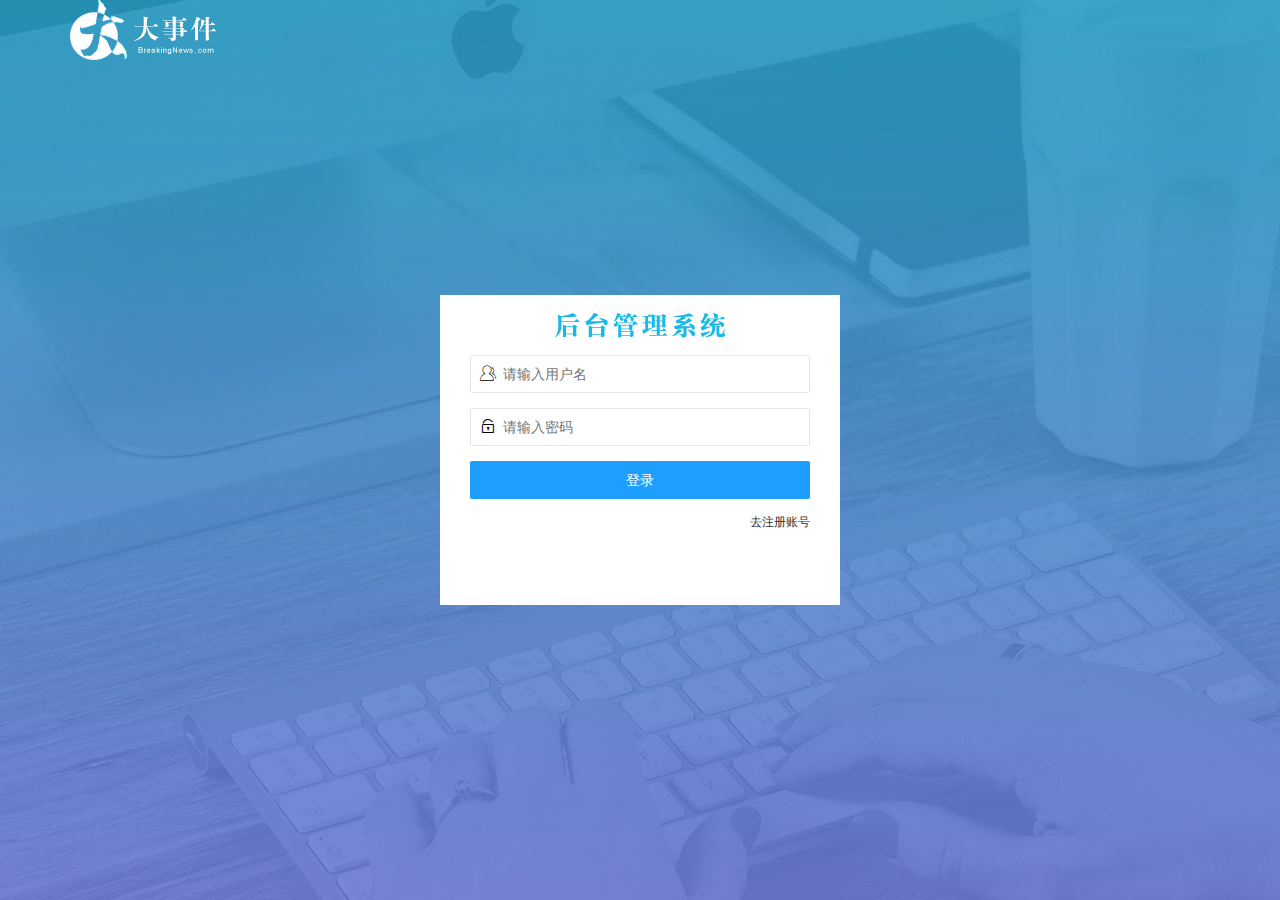
<file: login.html>
<!DOCTYPE html>
<html lang="cn">

<head>
    <meta charset="UTF-8">
    <meta http-equiv="X-UA-Compatible" content="IE=edge">
    <meta name="viewport" content="width=device-width, initial-scale=1.0">
    <title>大事件登录/注册</title>
    <link rel="stylesheet" href="/assets/lib/layui/css/layui.css" />
    <link rel="stylesheet" href="/assets/css/login.css" />

</head>

<body>
    <!-- 头部logo区域 -->
    <div class="layui-main">
        <img src="/assets//images/logo.png" alt="" />
    </div>

    <!-- 登录注册区域 -->
    <div class="loginAndRegBox">
        <div class="title-box"></div>
        <!-- 登录的div -->
        <div class="login-box">
            <!-- 登陆表单 -->
            <form class="layui-form" id="form_login">
                <!-- 用户名 -->
                <div class="layui-form-item">
                    <i class="layui-icon layui-icon-user"></i>
                    <input type="text" name="username" required lay-verify="required" placeholder="请输入用户名"
                        autocomplete="off" class="layui-input">
                </div>
                <!-- 密码 -->
                <div class="layui-form-item">
                    <i class="layui-icon layui-icon-password"></i>
                    <input type="password" name="password" required lay-verify="required | pwd" placeholder="请输入密码"
                        autocomplete="off" class="layui-input">
                </div>
                <div class="layui-form-item">
                    <button class="layui-btn layui-btn-fluid layui-btn layui-btn layui-btn-normal"
                        lay-submit>登录</button>

                </div>
                <div class="layui-form-item links">
                    <a href="javascript:;" id="link_reg">去注册账号</a>

                </div>
            </form>
        </div>
        <!-- 注册的div -->
        <div class="reg-box">
            <!-- 注册表单 -->
            <form class="layui-form" id="form_reg">
                <!-- 用户名 -->
                <div class="layui-form-item">
                    <i class="layui-icon layui-icon-user"></i>
                    <input type="text" name="username" required lay-verify="required" placeholder="请输入用户名"
                        autocomplete="off" class="layui-input">
                </div>
                <!-- 密码 -->
                <div class="layui-form-item">
                    <i class="layui-icon layui-icon-password"></i>
                    <input type="password" name="password" required lay-verify="required|pwd" placeholder="请输入密码"
                        autocomplete="off" class="layui-input">
                </div>
                <!-- 再次确认密码 -->
                <div class="layui-form-item">
                    <i class="layui-icon layui-icon-password"></i>
                    <input type="password" name="repassword" required lay-verify="required|pwd|repwd"
                        placeholder="再次确认密码" autocomplete="off" class="layui-input">
                </div>
                <div class="layui-form-item">
                    <button class="layui-btn layui-btn-fluid layui-btn layui-btn layui-btn-normal"
                        lay-submit>注册</button>

                </div>
                <div class="layui-form-item links">
                    <a href="javascript:;" id="link_login">去登录</a>

                </div>
            </form>

        </div>
    </div>
    <!-- 导入layui的js文件 -->
    <script src="/assets/lib/layui/layui.all.js"></script>
    <!-- 导入jquery -->
    <script src="/assets/lib/jquery.js"></script>
    <script src="/assets/js/baseAPI.js"></script>
    <script src="/assets/js/login.js"></script>
</body>

</html>
</file>
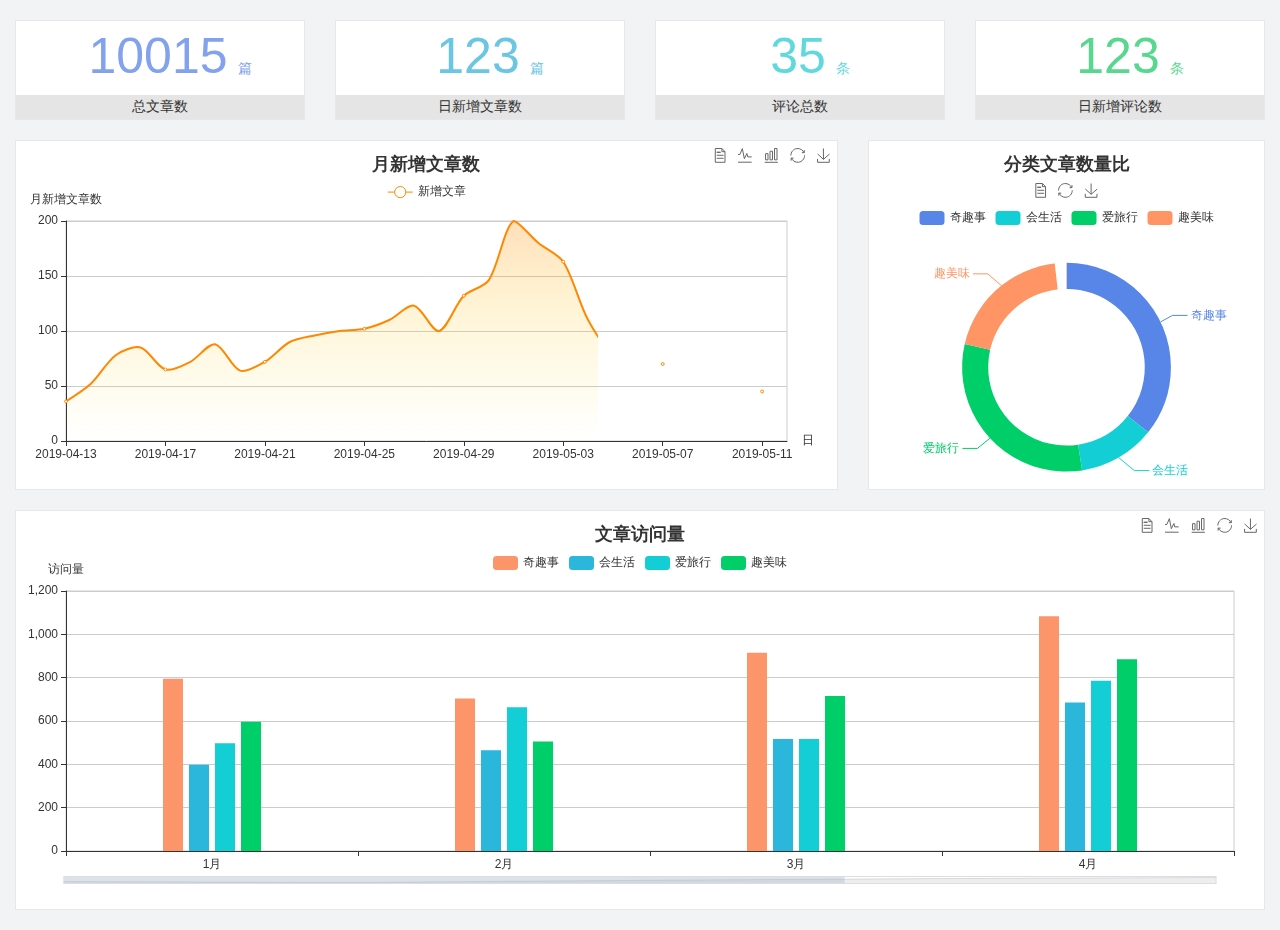
<file: home/dashboard.html>
<!DOCTYPE html>
<html lang="en">

<head>
  <meta charset="UTF-8">
  <meta name="viewport" content="width=device-width, initial-scale=1.0">
  <meta http-equiv="X-UA-Compatible" content="ie=edge">
  <title>图表统计</title>
  <link rel="stylesheet" href="../../assets/lib/bootstrap.css" />
  <link rel="stylesheet" href="../../assets/lib/main.css" />
  <script src="../../assets/lib/jquery.js"></script>
  <script type="text/javascript" src="../../assets/lib/echarts.min.js"></script>
</head>

<body>
  <div class="container-fluid">
    <div class="row spannel_list">
      <div class="col-sm-3 col-xs-6">
        <div class="spannel">
          <em>10015</em><span>篇</span>
          <b>总文章数</b>
        </div>
      </div>
      <div class="col-sm-3 col-xs-6">
        <div class="spannel scolor01">
          <em>123</em><span>篇</span>
          <b>日新增文章数</b>
        </div>
      </div>
      <div class="col-sm-3 col-xs-6">
        <div class="spannel scolor02">
          <em>35</em><span>条</span>
          <b>评论总数</b>
        </div>
      </div>
      <div class="col-sm-3 col-xs-6">
        <div class="spannel scolor03">
          <em>123</em><span>条</span>
          <b>日新增评论数</b>
        </div>
      </div>
    </div>
  </div>

  <div class="container-fluid">
    <div class="row curve-pie">
      <div class="col-lg-8 col-md-8">
        <div class="gragh_pannel" id="curve_show"></div>
      </div>
      <div class="col-lg-4 col-md-4">
        <div class="gragh_pannel" id="pie_show"></div>
      </div>
    </div>
  </div>

  <div class="container-fluid">
    <div class="column_pannel" id="column_show"></div>
  </div>

  <script>
    var oChart = echarts.init(document.getElementById('curve_show'));
    var aList_all = [
      { 'count': 36, 'date': '2019-04-13' },
      { 'count': 52, 'date': '2019-04-14' },
      { 'count': 78, 'date': '2019-04-15' },
      { 'count': 85, 'date': '2019-04-16' },
      { 'count': 65, 'date': '2019-04-17' },
      { 'count': 72, 'date': '2019-04-18' },
      { 'count': 88, 'date': '2019-04-19' },
      { 'count': 64, 'date': '2019-04-20' },
      { 'count': 72, 'date': '2019-04-21' },
      { 'count': 90, 'date': '2019-04-22' },
      { 'count': 96, 'date': '2019-04-23' },
      { 'count': 100, 'date': '2019-04-24' },
      { 'count': 102, 'date': '2019-04-25' },
      { 'count': 110, 'date': '2019-04-26' },
      { 'count': 123, 'date': '2019-04-27' },
      { 'count': 100, 'date': '2019-04-28' },
      { 'count': 132, 'date': '2019-04-29' },
      { 'count': 146, 'date': '2019-04-30' },
      { 'count': 200, 'date': '2019-05-01' },
      { 'count': 180, 'date': '2019-05-02' },
      { 'count': 163, 'date': '2019-05-03' },
      { 'count': 110, 'date': '2019-05-04' },
      { 'count': 80, 'date': '2019-05-05' },
      { 'count': 82, 'date': '2019-05-06' },
      { 'count': 70, 'date': '2019-05-07' },
      { 'count': 65, 'date': '2019-05-08' },
      { 'count': 54, 'date': '2019-05-09' },
      { 'count': 40, 'date': '2019-05-10' },
      { 'count': 45, 'date': '2019-05-11' },
      { 'count': 38, 'date': '2019-05-12' },
    ];

    let aCount = [];
    let aDate = [];

    for (var i = 0; i < aList_all.length; i++) {
      aCount.push(aList_all[i].count);
      aDate.push(aList_all[i].date);
    }

    var chartopt = {
      title: {
        text: '月新增文章数',
        left: 'center',
        top: '10'
      },
      tooltip: {
        trigger: 'axis'
      },
      legend: {
        data: ['新增文章'],
        top: '40'
      },
      toolbox: {
        show: true,
        feature: {
          mark: { show: true },
          dataView: { show: true, readOnly: false },
          magicType: { show: true, type: ['line', 'bar'] },
          restore: { show: true },
          saveAsImage: { show: true }
        }
      },
      calculable: true,
      xAxis: [
        {
          name: '日',
          type: 'category',
          boundaryGap: false,
          data: aDate
        }
      ],
      yAxis: [
        {
          name: '月新增文章数',
          type: 'value'
        }
      ],
      series: [
        {
          name: '新增文章',
          type: 'line',
          smooth: true,
          itemStyle: { normal: { areaStyle: { type: 'default' }, color: '#f80' }, lineStyle: { color: '#f80' } },
          data: aCount
        }],
      areaStyle: {
        normal: {
          color: new echarts.graphic.LinearGradient(0, 0, 0, 1, [{
            offset: 0,
            color: 'rgba(255,136,0,0.39)'
          }, {
            offset: .34,
            color: 'rgba(255,180,0,0.25)'
          }, {
            offset: 1,
            color: 'rgba(255,222,0,0.00)'
          }])

        }
      },
      grid: {
        show: true,
        x: 50,
        x2: 50,
        y: 80,
        height: 220
      }
    };

    oChart.setOption(chartopt);


    var oPie = echarts.init(document.getElementById('pie_show'));
    var oPieopt =
    {
      title: {
        top: 10,
        text: '分类文章数量比',
        x: 'center'
      },
      tooltip: {
        trigger: 'item',
        formatter: "{a} <br/>{b} : {c} ({d}%)"
      },
      color: ['#5885e8', '#13cfd5', '#00ce68', '#ff9565'],
      legend: {
        x: 'center',
        top: 65,
        data: ['奇趣事', '会生活', '爱旅行', '趣美味']
      },
      toolbox: {
        show: true,
        x: 'center',
        top: 35,
        feature: {
          mark: { show: true },
          dataView: { show: true, readOnly: false },
          magicType: {
            show: true,
            type: ['pie', 'funnel'],
            option: {
              funnel: {
                x: '25%',
                width: '50%',
                funnelAlign: 'left',
                max: 1548
              }
            }
          },
          restore: { show: true },
          saveAsImage: { show: true }
        }
      },
      calculable: true,
      series: [
        {
          name: '访问来源',
          type: 'pie',
          radius: ['45%', '60%'],
          center: ['50%', '65%'],
          data: [
            { value: 300, name: '奇趣事' },
            { value: 100, name: '会生活' },
            { value: 260, name: '爱旅行' },
            { value: 180, name: '趣美味' }
          ]
        }
      ]
    };
    oPie.setOption(oPieopt);



    var oColumn = this.echarts.init(document.getElementById('column_show'));
    var oColumnopt =
    {
      title: {
        text: '文章访问量',
        left: 'center',
        top: '10'
      },
      tooltip: {
        trigger: 'axis'
      },
      legend: {
        data: ['奇趣事', '会生活', '爱旅行', '趣美味'],
        top: '40'
      },
      toolbox: {
        show: true,
        feature: {
          mark: { show: true },
          dataView: { show: true, readOnly: false },
          magicType: { show: true, type: ['line', 'bar'] },
          restore: { show: true },
          saveAsImage: { show: true }
        }
      },
      calculable: true,
      xAxis: [
        {
          type: 'category',
          data: ['1月', '2月', '3月', '4月', '5月']
        }
      ],
      yAxis: [
        {
          name: '访问量',
          type: 'value'
        }
      ],
      series: [
        {
          name: '奇趣事',
          type: 'bar',
          barWidth: 20,
          itemStyle: {
            normal: { areaStyle: { type: 'default' }, color: '#fd956a' }
          },
          data: [800, 708, 920, 1090, 1200]
        },
        {
          name: '会生活',
          type: 'bar',
          barWidth: 20,
          itemStyle: {
            normal: { areaStyle: { type: 'default' }, color: '#2bb6db' }
          },
          data: [400, 468, 520, 690, 800]
        },
        {
          name: '爱旅行',
          type: 'bar',
          barWidth: 20,
          itemStyle: {
            normal: { areaStyle: { type: 'default' }, color: '#13cfd5' }
          },
          data: [500, 668, 520, 790, 900]
        },
        {
          name: '趣美味',
          type: 'bar',
          barWidth: 20,
          itemStyle: {
            normal: { areaStyle: { type: 'default' }, color: '#00ce68' }
          },
          data: [600, 508, 720, 890, 1000]
        }
      ],
      grid: {
        show: true,
        x: 50,
        x2: 30,
        y: 80,
        height: 260
      },
      dataZoom: [//给x轴设置滚动条
        {
          start: 0,//默认为0
          end: 100 - 1000 / 31,//默认为100
          type: 'slider',
          show: true,
          xAxisIndex: [0],
          handleSize: 0,//滑动条的 左右2个滑动条的大小
          height: 8,//组件高度
          left: 45, //左边的距离
          right: 50,//右边的距离
          bottom: 26,//右边的距离
          handleColor: '#ddd',//h滑动图标的颜色
          handleStyle: {
            borderColor: "#cacaca",
            borderWidth: "1",
            shadowBlur: 2,
            background: "#ddd",
            shadowColor: "#ddd",
          }
        }]
    };
    oColumn.setOption(oColumnopt);
  </script>
</body>

</html>
</file>
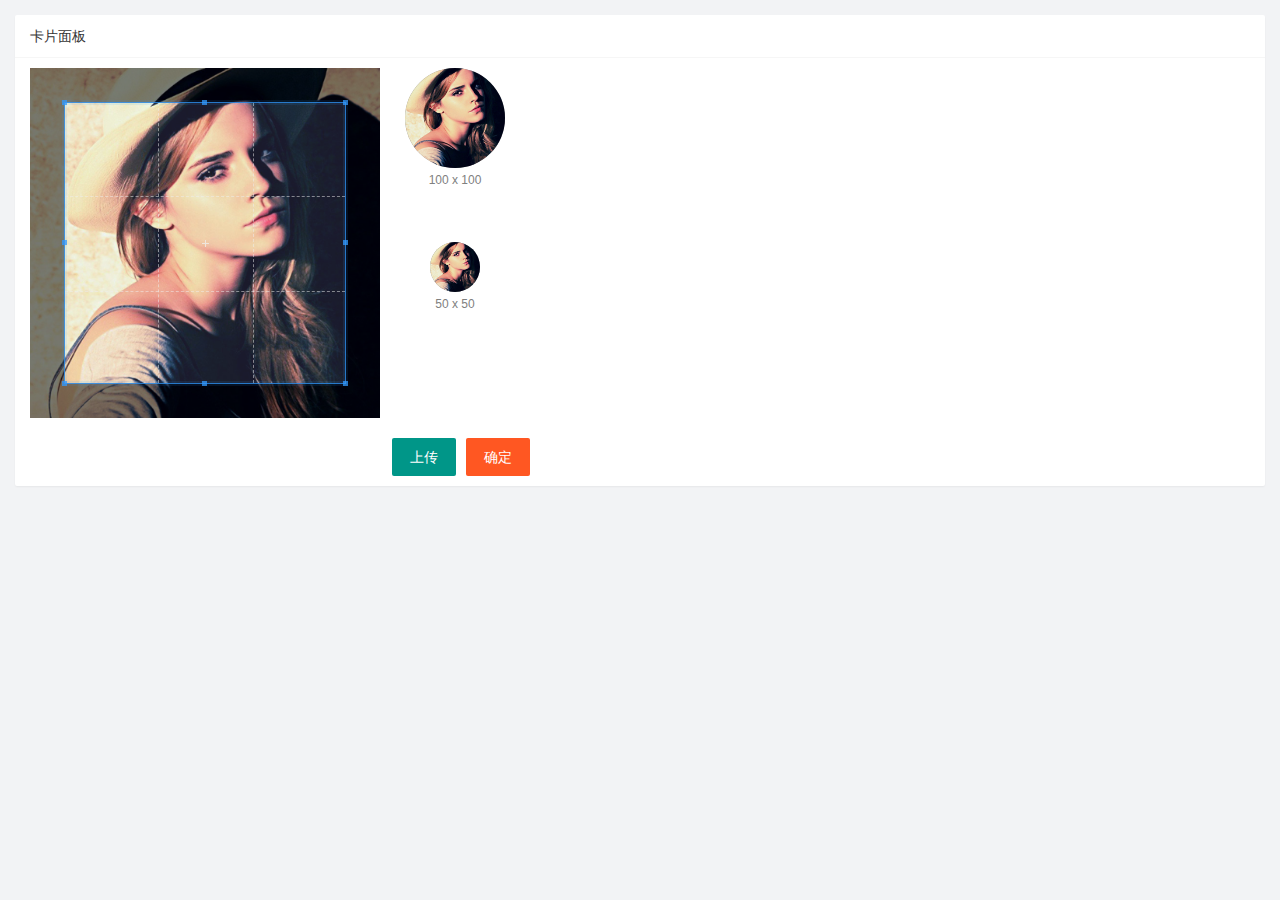
<file: user/user_avatar.html>
<!DOCTYPE html>
<html lang="en">

<head>
    <meta charset="UTF-8">
    <meta http-equiv="X-UA-Compatible" content="IE=edge">
    <meta name="viewport" content="width=device-width, initial-scale=1.0">
    <title>Document</title>
    <link rel="stylesheet" href="/assets/lib/layui/css/layui.css">
    <link rel="stylesheet" href="/assets/css/user/user_avatar.css">
    <link rel="stylesheet" href="/assets/lib/cropper/cropper.css" />

</head>

<body>
    <div class="layui-card">
        <div class="layui-card-header">卡片面板</div>
        <div class="layui-card-body">
            <!-- 第一行的图片裁剪和预览区域 -->
            <div class="row1">
                <!-- 图片裁剪区域 -->
                <div class="cropper-box">
                    <!-- 这个 img 标签很重要，将来会把它初始化为裁剪区域 -->
                    <img id="image" src="/assets/images/sample.jpg" />
                </div>
                <!-- 图片的预览区域 -->
                <div class="preview-box">
                    <div>
                        <!-- 宽高为 100px 的预览区域 -->
                        <div class="img-preview w100"></div>
                        <p class="size">100 x 100</p>
                    </div>
                    <div>
                        <!-- 宽高为 50px 的预览区域 -->
                        <div class="img-preview w50"></div>
                        <p class="size">50 x 50</p>
                    </div>
                </div>
            </div>

            <!-- 第二行的按钮区域 -->
            <div class="row2">
                <!-- accept控制上传图片类型 -->
                <input type="file" accept="image/png,image/jpg" id="file">
                <button type="button" class="layui-btn" id="btnChooseImage">上传</button>
                <button type="button" class="layui-btn layui-btn-danger" id="btnUpload">确定</button>
            </div>
        </div>
    </div>
    <script src="/assets/lib/layui/layui.all.js"></script>
    <script src="/assets/lib/jquery.js"></script>
    <script src="/assets/lib/cropper/Cropper.js"></script>
    <script src="/assets/lib/cropper/jquery-cropper.js"></script>
    <script src="/assets/js/baseAPI.js"></script>
    <script src="/assets/js/user/user_avatar.js"></script>
</body>

</html>
</file>
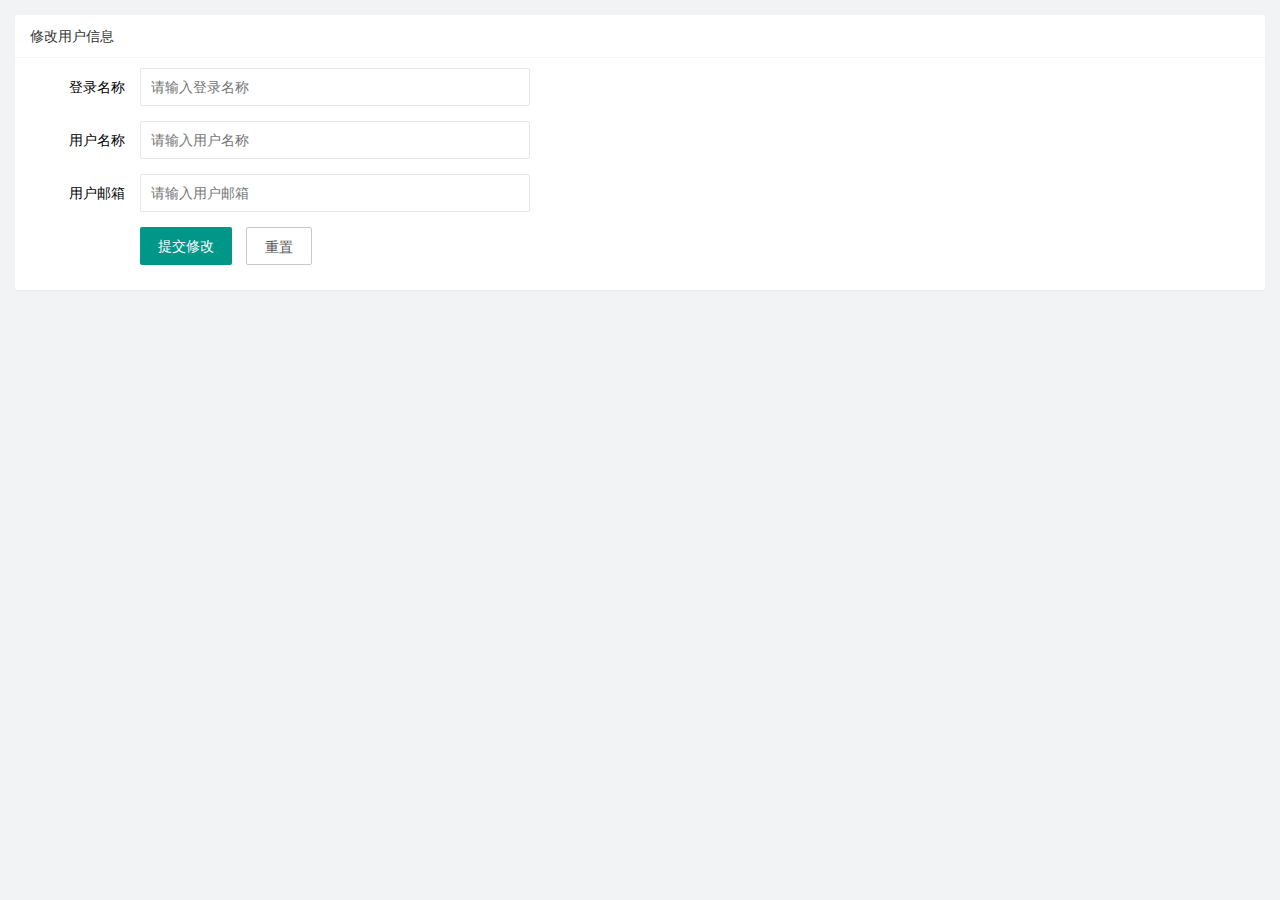
<file: user/user_info.html>
<!DOCTYPE html>
<html lang="en">

<head>
    <meta charset="UTF-8">
    <meta http-equiv="X-UA-Compatible" content="IE=edge">
    <meta name="viewport" content="width=device-width, initial-scale=1.0">
    <title>Document</title>
    <link rel="stylesheet" href="/assets/lib/layui/css/layui.css">
    <link rel="stylesheet" href="/assets/css/user/user_info.css">
</head>

<body>
    <!-- 卡片区域 -->
    <div class="layui-card">
        <div class="layui-card-header">修改用户信息</div>
        <div class="layui-card-body">
            <!-- form表单区域 -->
            <form class="layui-form" lay-filter='formUserInfo'>
                <!-- 隐藏域 -->
                <input type="hidden" name="id" value="">
                <div class="layui-form-item">
                    <label class="layui-form-label">登录名称</label>
                    <div class="layui-input-block">
                        <input type="text" name="username" required lay-verify="required" placeholder="请输入登录名称"
                            autocomplete="off" class="layui-input" readonly>
                    </div>
                </div>
                <div class="layui-form-item">
                    <label class="layui-form-label">用户名称</label>
                    <div class="layui-input-block">
                        <input type="text" name="nickname" required lay-verify="required|nickname" placeholder="请输入用户名称"
                            autocomplete="off" class="layui-input">
                    </div>
                </div>
                <div class="layui-form-item">
                    <label class="layui-form-label">用户邮箱</label>
                    <div class="layui-input-block">
                        <input type="text" name="email" required lay-verify="required|email" placeholder="请输入用户邮箱"
                            autocomplete="off" class="layui-input">
                    </div>
                </div>
                <div class="layui-form-item">
                    <div class="layui-input-block">
                        <button class="layui-btn" lay-submit lay-filter="formDemo">提交修改</button>
                        <button type="reset" class="layui-btn layui-btn-primary" id="btnReset">重置</button>
                    </div>
                </div>
            </form>
        </div>
    </div>
    <script src="/assets/lib/layui/layui.all.js"></script>
    <script src="/assets/lib/jquery.js"></script>
    <script src="/assets/js/baseAPI.js"></script>
    <script src="/assets/js/user/user_info.js"></script>
</body>

</html>
</file>
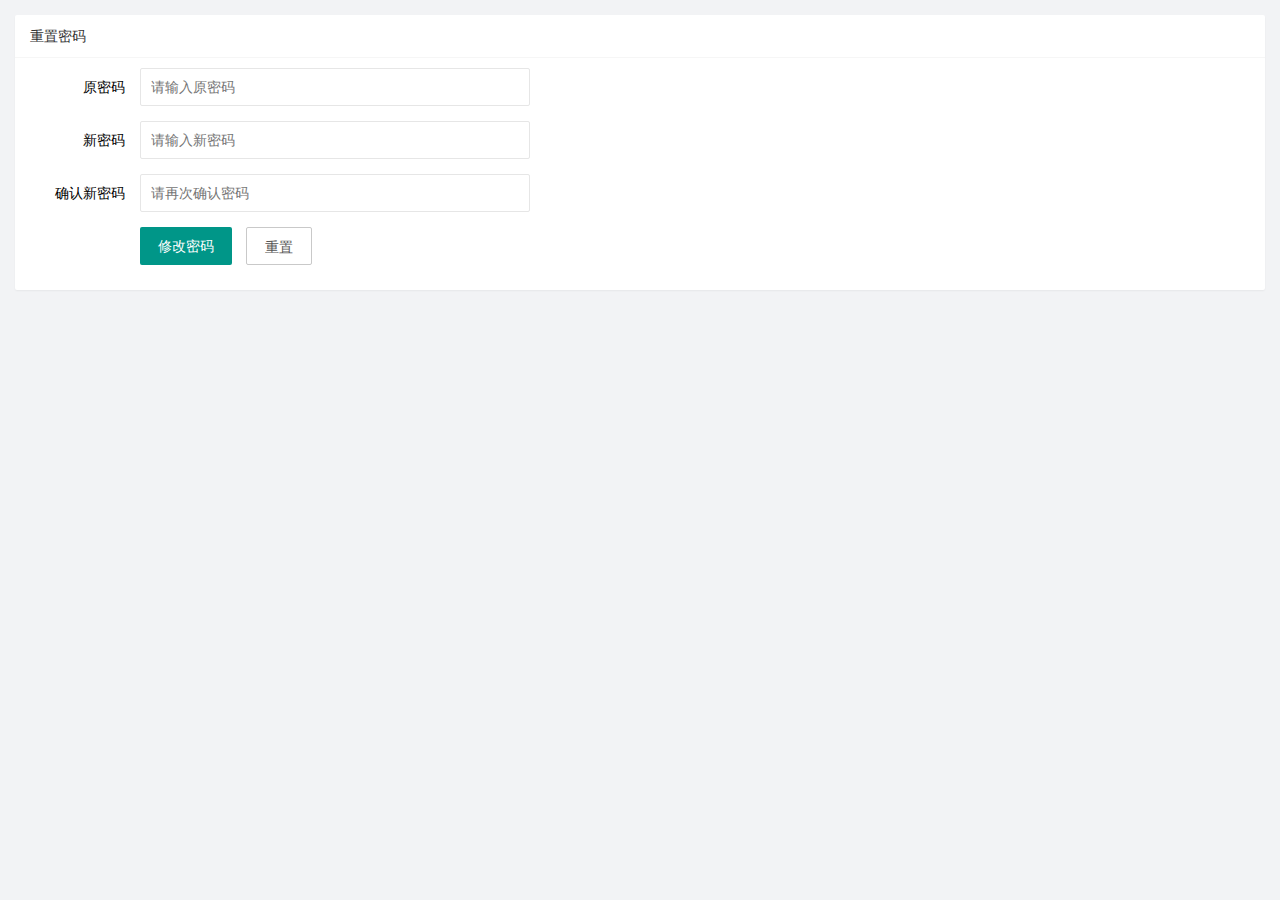
<file: user/user_pwd.html>
<!DOCTYPE html>
<html lang="en">

<head>
    <meta charset="UTF-8">
    <meta http-equiv="X-UA-Compatible" content="IE=edge">
    <meta name="viewport" content="width=device-width, initial-scale=1.0">
    <title>Document</title>
    <link rel="stylesheet" href="/assets/lib/layui/css/layui.css">
    <link rel="stylesheet" href="/assets/css/user/user_pwd.css">
</head>

<body>
    <div class="layui-card">
        <div class="layui-card-header">重置密码</div>
        <div class="layui-card-body">
            <form class="layui-form">
                <div class="layui-form-item">
                    <label class="layui-form-label">原密码</label>
                    <div class="layui-input-block">
                        <input type="password" name="oldPwd" required lay-verify="required|pwd" placeholder="请输入原密码"
                            autocomplete="off" class="layui-input">
                    </div>
                </div>
                <div class="layui-form-item">
                    <label class="layui-form-label">新密码</label>
                    <div class="layui-input-block">
                        <input type="password" name="newPwd" required lay-verify="required|pwd|samePwd"
                            placeholder="请输入新密码" autocomplete="off" class="layui-input">
                    </div>
                </div>
                <div class="layui-form-item">
                    <label class="layui-form-label">确认新密码</label>
                    <div class="layui-input-block">
                        <input type="password" name="rePwd" required lay-verify="required|pwd|rePwd"
                            placeholder="请再次确认密码" autocomplete="off" class="layui-input">
                    </div>
                </div>

                <div class="layui-form-item">
                    <div class="layui-input-block">
                        <button class="layui-btn" lay-submit lay-filter="formDemo">修改密码</button>
                        <button type="reset" class="layui-btn layui-btn-primary">重置</button>
                    </div>
                </div>
            </form>

        </div>
    </div>



    <script src="/assets/lib/layui/layui.all.js"></script>
    <script src="/assets/lib/jquery.js"></script>
    <script src="/assets/js/baseAPI.js"></script>
    <script src="/assets/js/user/user_pwd.js"></script>
</body>

</html>
</file>
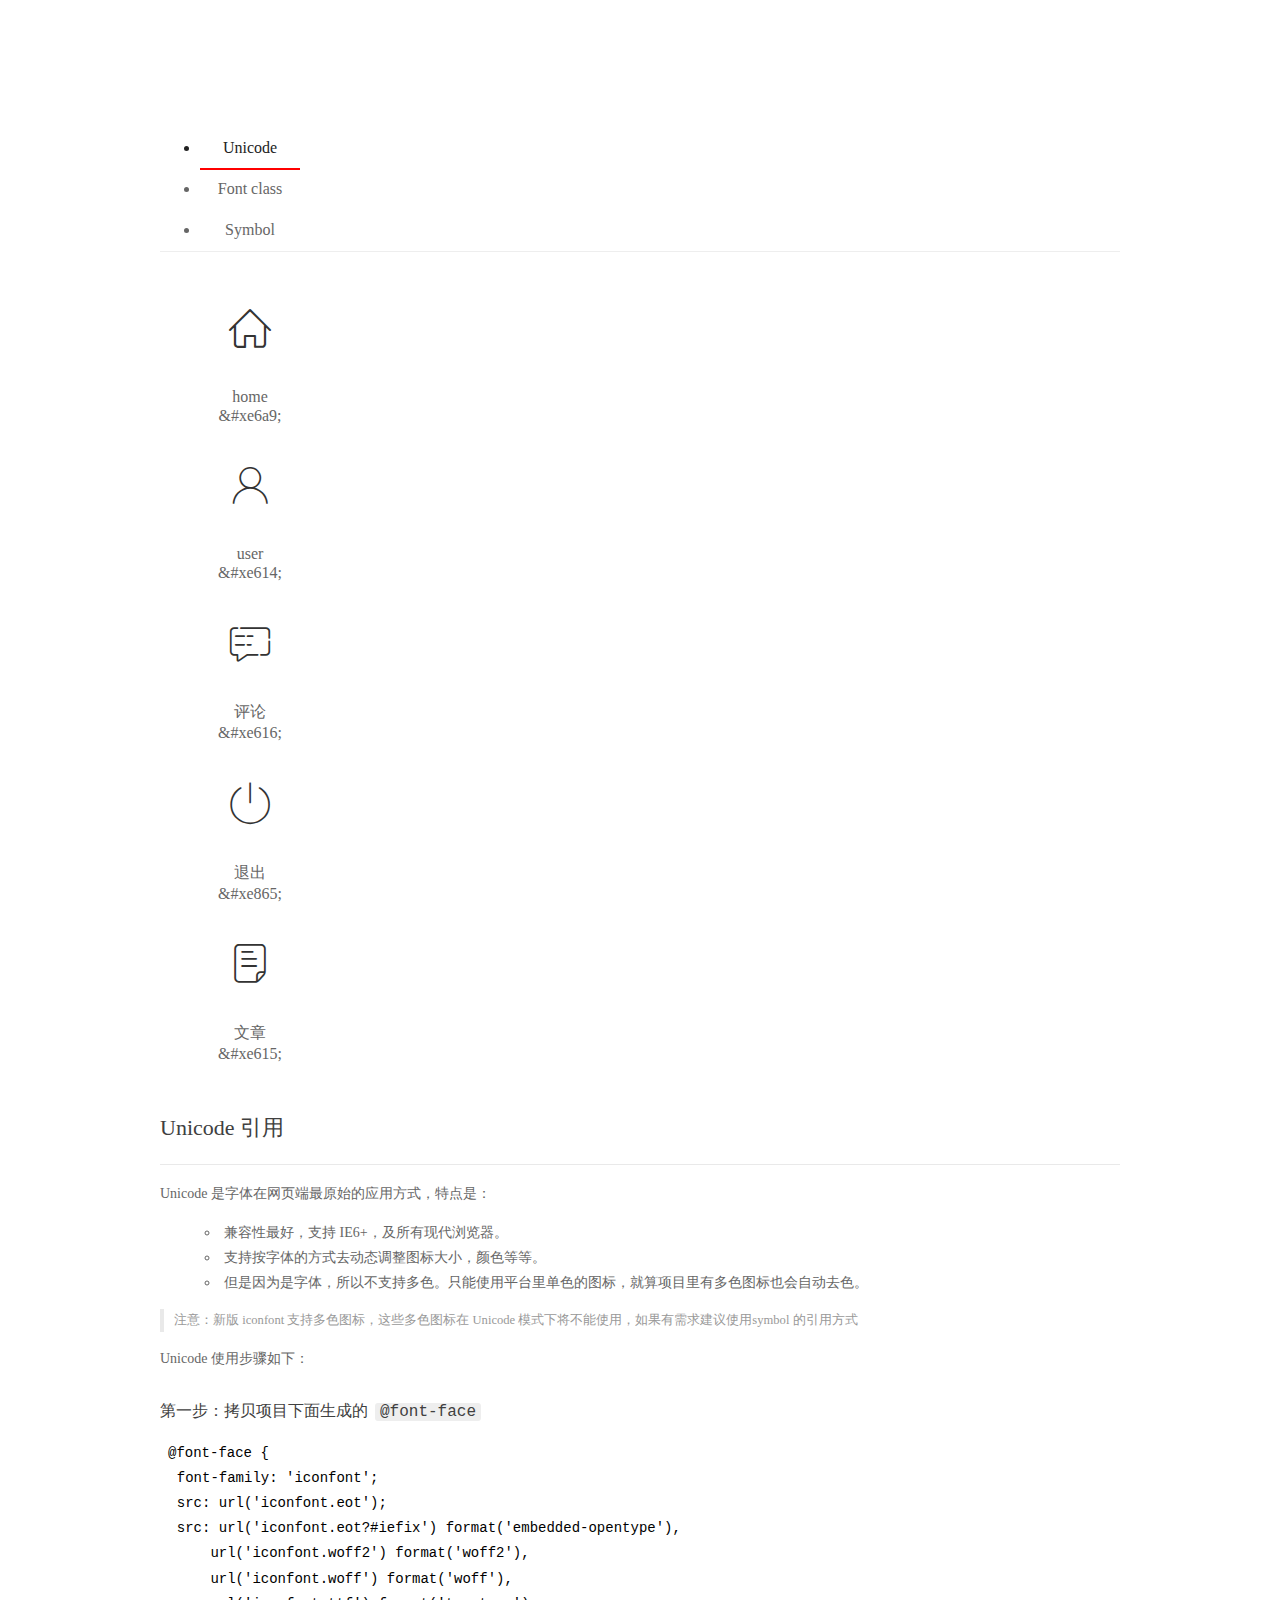
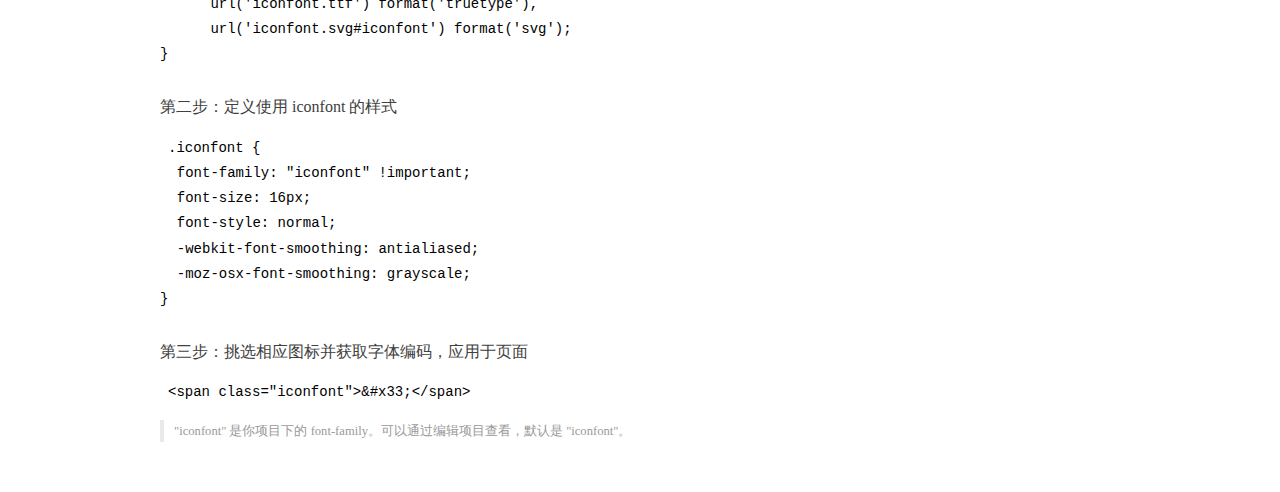
<file: assets/fonts/demo_index.html>
<!DOCTYPE html>
<html>
<head>
  <meta charset="utf-8"/>
  <title>IconFont Demo</title>
  <link rel="shortcut icon" href="https://gtms04.alicdn.com/tps/i4/TB1_oz6GVXXXXaFXpXXJDFnIXXX-64-64.ico" type="image/x-icon"/>
  <link rel="stylesheet" href="https://g.alicdn.com/thx/cube/1.3.2/cube.min.css">
  <link rel="stylesheet" href="demo.css">
  <link rel="stylesheet" href="iconfont.css">
  <script src="iconfont.js"></script>
  <!-- jQuery -->
  <script src="https://a1.alicdn.com/oss/uploads/2018/12/26/7bfddb60-08e8-11e9-9b04-53e73bb6408b.js"></script>
  <!-- 代码高亮 -->
  <script src="https://a1.alicdn.com/oss/uploads/2018/12/26/a3f714d0-08e6-11e9-8a15-ebf944d7534c.js"></script>
</head>
<body>
  <div class="main">
    <h1 class="logo"><a href="https://www.iconfont.cn/" title="iconfont 首页" target="_blank">&#xe86b;</a></h1>
    <div class="nav-tabs">
      <ul id="tabs" class="dib-box">
        <li class="dib active"><span>Unicode</span></li>
        <li class="dib"><span>Font class</span></li>
        <li class="dib"><span>Symbol</span></li>
      </ul>
      
    </div>
    <div class="tab-container">
      <div class="content unicode" style="display: block;">
          <ul class="icon_lists dib-box">
          
            <li class="dib">
              <span class="icon iconfont">&#xe6a9;</span>
                <div class="name">home</div>
                <div class="code-name">&amp;#xe6a9;</div>
              </li>
          
            <li class="dib">
              <span class="icon iconfont">&#xe614;</span>
                <div class="name">user</div>
                <div class="code-name">&amp;#xe614;</div>
              </li>
          
            <li class="dib">
              <span class="icon iconfont">&#xe616;</span>
                <div class="name">评论</div>
                <div class="code-name">&amp;#xe616;</div>
              </li>
          
            <li class="dib">
              <span class="icon iconfont">&#xe865;</span>
                <div class="name">退出</div>
                <div class="code-name">&amp;#xe865;</div>
              </li>
          
            <li class="dib">
              <span class="icon iconfont">&#xe615;</span>
                <div class="name">文章</div>
                <div class="code-name">&amp;#xe615;</div>
              </li>
          
          </ul>
          <div class="article markdown">
          <h2 id="unicode-">Unicode 引用</h2>
          <hr>

          <p>Unicode 是字体在网页端最原始的应用方式，特点是：</p>
          <ul>
            <li>兼容性最好，支持 IE6+，及所有现代浏览器。</li>
            <li>支持按字体的方式去动态调整图标大小，颜色等等。</li>
            <li>但是因为是字体，所以不支持多色。只能使用平台里单色的图标，就算项目里有多色图标也会自动去色。</li>
          </ul>
          <blockquote>
            <p>注意：新版 iconfont 支持多色图标，这些多色图标在 Unicode 模式下将不能使用，如果有需求建议使用symbol 的引用方式</p>
          </blockquote>
          <p>Unicode 使用步骤如下：</p>
          <h3 id="-font-face">第一步：拷贝项目下面生成的 <code>@font-face</code></h3>
<pre><code class="language-css"
>@font-face {
  font-family: 'iconfont';
  src: url('iconfont.eot');
  src: url('iconfont.eot?#iefix') format('embedded-opentype'),
      url('iconfont.woff2') format('woff2'),
      url('iconfont.woff') format('woff'),
      url('iconfont.ttf') format('truetype'),
      url('iconfont.svg#iconfont') format('svg');
}
</code></pre>
          <h3 id="-iconfont-">第二步：定义使用 iconfont 的样式</h3>
<pre><code class="language-css"
>.iconfont {
  font-family: "iconfont" !important;
  font-size: 16px;
  font-style: normal;
  -webkit-font-smoothing: antialiased;
  -moz-osx-font-smoothing: grayscale;
}
</code></pre>
          <h3 id="-">第三步：挑选相应图标并获取字体编码，应用于页面</h3>
<pre>
<code class="language-html"
>&lt;span class="iconfont"&gt;&amp;#x33;&lt;/span&gt;
</code></pre>
          <blockquote>
            <p>"iconfont" 是你项目下的 font-family。可以通过编辑项目查看，默认是 "iconfont"。</p>
          </blockquote>
          </div>
      </div>
      <div class="content font-class">
        <ul class="icon_lists dib-box">
          
          <li class="dib">
            <span class="icon iconfont icon-home"></span>
            <div class="name">
              home
            </div>
            <div class="code-name">.icon-home
            </div>
          </li>
          
          <li class="dib">
            <span class="icon iconfont icon-user"></span>
            <div class="name">
              user
            </div>
            <div class="code-name">.icon-user
            </div>
          </li>
          
          <li class="dib">
            <span class="icon iconfont icon-pinglun"></span>
            <div class="name">
              评论
            </div>
            <div class="code-name">.icon-pinglun
            </div>
          </li>
          
          <li class="dib">
            <span class="icon iconfont icon-tuichu"></span>
            <div class="name">
              退出
            </div>
            <div class="code-name">.icon-tuichu
            </div>
          </li>
          
          <li class="dib">
            <span class="icon iconfont icon-16"></span>
            <div class="name">
              文章
            </div>
            <div class="code-name">.icon-16
            </div>
          </li>
          
        </ul>
        <div class="article markdown">
        <h2 id="font-class-">font-class 引用</h2>
        <hr>

        <p>font-class 是 Unicode 使用方式的一种变种，主要是解决 Unicode 书写不直观，语意不明确的问题。</p>
        <p>与 Unicode 使用方式相比，具有如下特点：</p>
        <ul>
          <li>兼容性良好，支持 IE8+，及所有现代浏览器。</li>
          <li>相比于 Unicode 语意明确，书写更直观。可以很容易分辨这个 icon 是什么。</li>
          <li>因为使用 class 来定义图标，所以当要替换图标时，只需要修改 class 里面的 Unicode 引用。</li>
          <li>不过因为本质上还是使用的字体，所以多色图标还是不支持的。</li>
        </ul>
        <p>使用步骤如下：</p>
        <h3 id="-fontclass-">第一步：引入项目下面生成的 fontclass 代码：</h3>
<pre><code class="language-html">&lt;link rel="stylesheet" href="./iconfont.css"&gt;
</code></pre>
        <h3 id="-">第二步：挑选相应图标并获取类名，应用于页面：</h3>
<pre><code class="language-html">&lt;span class="iconfont icon-xxx"&gt;&lt;/span&gt;
</code></pre>
        <blockquote>
          <p>"
            iconfont" 是你项目下的 font-family。可以通过编辑项目查看，默认是 "iconfont"。</p>
        </blockquote>
      </div>
      </div>
      <div class="content symbol">
          <ul class="icon_lists dib-box">
          
            <li class="dib">
                <svg class="icon svg-icon" aria-hidden="true">
                  <use xlink:href="#icon-home"></use>
                </svg>
                <div class="name">home</div>
                <div class="code-name">#icon-home</div>
            </li>
          
            <li class="dib">
                <svg class="icon svg-icon" aria-hidden="true">
                  <use xlink:href="#icon-user"></use>
                </svg>
                <div class="name">user</div>
                <div class="code-name">#icon-user</div>
            </li>
          
            <li class="dib">
                <svg class="icon svg-icon" aria-hidden="true">
                  <use xlink:href="#icon-pinglun"></use>
                </svg>
                <div class="name">评论</div>
                <div class="code-name">#icon-pinglun</div>
            </li>
          
            <li class="dib">
                <svg class="icon svg-icon" aria-hidden="true">
                  <use xlink:href="#icon-tuichu"></use>
                </svg>
                <div class="name">退出</div>
                <div class="code-name">#icon-tuichu</div>
            </li>
          
            <li class="dib">
                <svg class="icon svg-icon" aria-hidden="true">
                  <use xlink:href="#icon-16"></use>
                </svg>
                <div class="name">文章</div>
                <div class="code-name">#icon-16</div>
            </li>
          
          </ul>
          <div class="article markdown">
          <h2 id="symbol-">Symbol 引用</h2>
          <hr>

          <p>这是一种全新的使用方式，应该说这才是未来的主流，也是平台目前推荐的用法。相关介绍可以参考这篇<a href="">文章</a>
            这种用法其实是做了一个 SVG 的集合，与另外两种相比具有如下特点：</p>
          <ul>
            <li>支持多色图标了，不再受单色限制。</li>
            <li>通过一些技巧，支持像字体那样，通过 <code>font-size</code>, <code>color</code> 来调整样式。</li>
            <li>兼容性较差，支持 IE9+，及现代浏览器。</li>
            <li>浏览器渲染 SVG 的性能一般，还不如 png。</li>
          </ul>
          <p>使用步骤如下：</p>
          <h3 id="-symbol-">第一步：引入项目下面生成的 symbol 代码：</h3>
<pre><code class="language-html">&lt;script src="./iconfont.js"&gt;&lt;/script&gt;
</code></pre>
          <h3 id="-css-">第二步：加入通用 CSS 代码（引入一次就行）：</h3>
<pre><code class="language-html">&lt;style&gt;
.icon {
  width: 1em;
  height: 1em;
  vertical-align: -0.15em;
  fill: currentColor;
  overflow: hidden;
}
&lt;/style&gt;
</code></pre>
          <h3 id="-">第三步：挑选相应图标并获取类名，应用于页面：</h3>
<pre><code class="language-html">&lt;svg class="icon" aria-hidden="true"&gt;
  &lt;use xlink:href="#icon-xxx"&gt;&lt;/use&gt;
&lt;/svg&gt;
</code></pre>
          </div>
      </div>

    </div>
  </div>
  <script>
  $(document).ready(function () {
      $('.tab-container .content:first').show()

      $('#tabs li').click(function (e) {
        var tabContent = $('.tab-container .content')
        var index = $(this).index()

        if ($(this).hasClass('active')) {
          return
        } else {
          $('#tabs li').removeClass('active')
          $(this).addClass('active')

          tabContent.hide().eq(index).fadeIn()
        }
      })
    })
  </script>
</body>
</html>
</file>
<file: assets/lib/layui/css/layui.css>
/** layui-v2.5.5 MIT License By https://www.layui.com */
 .layui-inline,img{display:inline-block;vertical-align:middle}h1,h2,h3,h4,h5,h6{font-weight:400}.layui-edge,.layui-header,.layui-inline,.layui-main{position:relative}.layui-body,.layui-edge,.layui-elip{overflow:hidden}.layui-btn,.layui-edge,.layui-inline,img{vertical-align:middle}.layui-btn,.layui-disabled,.layui-icon,.layui-unselect{-moz-user-select:none;-webkit-user-select:none;-ms-user-select:none}.layui-elip,.layui-form-checkbox span,.layui-form-pane .layui-form-label{text-overflow:ellipsis;white-space:nowrap}.layui-breadcrumb,.layui-tree-btnGroup{visibility:hidden}blockquote,body,button,dd,div,dl,dt,form,h1,h2,h3,h4,h5,h6,input,li,ol,p,pre,td,textarea,th,ul{margin:0;padding:0;-webkit-tap-highlight-color:rgba(0,0,0,0)}a:active,a:hover{outline:0}img{border:none}li{list-style:none}table{border-collapse:collapse;border-spacing:0}h4,h5,h6{font-size:100%}button,input,optgroup,option,select,textarea{font-family:inherit;font-size:inherit;font-style:inherit;font-weight:inherit;outline:0}pre{white-space:pre-wrap;white-space:-moz-pre-wrap;white-space:-pre-wrap;white-space:-o-pre-wrap;word-wrap:break-word}body{line-height:24px;font:14px Helvetica Neue,Helvetica,PingFang SC,Tahoma,Arial,sans-serif}hr{height:1px;margin:10px 0;border:0;clear:both}a{color:#333;text-decoration:none}a:hover{color:#777}a cite{font-style:normal;*cursor:pointer}.layui-border-box,.layui-border-box *{box-sizing:border-box}.layui-box,.layui-box *{box-sizing:content-box}.layui-clear{clear:both;*zoom:1}.layui-clear:after{content:'\20';clear:both;*zoom:1;display:block;height:0}.layui-inline{*display:inline;*zoom:1}.layui-edge{display:inline-block;width:0;height:0;border-width:6px;border-style:dashed;border-color:transparent}.layui-edge-top{top:-4px;border-bottom-color:#999;border-bottom-style:solid}.layui-edge-right{border-left-color:#999;border-left-style:solid}.layui-edge-bottom{top:2px;border-top-color:#999;border-top-style:solid}.layui-edge-left{border-right-color:#999;border-right-style:solid}.layui-disabled,.layui-disabled:hover{color:#d2d2d2!important;cursor:not-allowed!important}.layui-circle{border-radius:100%}.layui-show{display:block!important}.layui-hide{display:none!important}@font-face{font-family:layui-icon;src:url(../font/iconfont.eot?v=250);src:url(../font/iconfont.eot?v=250#iefix) format('embedded-opentype'),url(../font/iconfont.woff2?v=250) format('woff2'),url(../font/iconfont.woff?v=250) format('woff'),url(../font/iconfont.ttf?v=250) format('truetype'),url(../font/iconfont.svg?v=250#layui-icon) format('svg')}.layui-icon{font-family:layui-icon!important;font-size:16px;font-style:normal;-webkit-font-smoothing:antialiased;-moz-osx-font-smoothing:grayscale}.layui-icon-reply-fill:before{content:"\e611"}.layui-icon-set-fill:before{content:"\e614"}.layui-icon-menu-fill:before{content:"\e60f"}.layui-icon-search:before{content:"\e615"}.layui-icon-share:before{content:"\e641"}.layui-icon-set-sm:before{content:"\e620"}.layui-icon-engine:before{content:"\e628"}.layui-icon-close:before{content:"\1006"}.layui-icon-close-fill:before{content:"\1007"}.layui-icon-chart-screen:before{content:"\e629"}.layui-icon-star:before{content:"\e600"}.layui-icon-circle-dot:before{content:"\e617"}.layui-icon-chat:before{content:"\e606"}.layui-icon-release:before{content:"\e609"}.layui-icon-list:before{content:"\e60a"}.layui-icon-chart:before{content:"\e62c"}.layui-icon-ok-circle:before{content:"\1005"}.layui-icon-layim-theme:before{content:"\e61b"}.layui-icon-table:before{content:"\e62d"}.layui-icon-right:before{content:"\e602"}.layui-icon-left:before{content:"\e603"}.layui-icon-cart-simple:before{content:"\e698"}.layui-icon-face-cry:before{content:"\e69c"}.layui-icon-face-smile:before{content:"\e6af"}.layui-icon-survey:before{content:"\e6b2"}.layui-icon-tree:before{content:"\e62e"}.layui-icon-upload-circle:before{content:"\e62f"}.layui-icon-add-circle:before{content:"\e61f"}.layui-icon-download-circle:before{content:"\e601"}.layui-icon-templeate-1:before{content:"\e630"}.layui-icon-util:before{content:"\e631"}.layui-icon-face-surprised:before{content:"\e664"}.layui-icon-edit:before{content:"\e642"}.layui-icon-speaker:before{content:"\e645"}.layui-icon-down:before{content:"\e61a"}.layui-icon-file:before{content:"\e621"}.layui-icon-layouts:before{content:"\e632"}.layui-icon-rate-half:before{content:"\e6c9"}.layui-icon-add-circle-fine:before{content:"\e608"}.layui-icon-prev-circle:before{content:"\e633"}.layui-icon-read:before{content:"\e705"}.layui-icon-404:before{content:"\e61c"}.layui-icon-carousel:before{content:"\e634"}.layui-icon-help:before{content:"\e607"}.layui-icon-code-circle:before{content:"\e635"}.layui-icon-water:before{content:"\e636"}.layui-icon-username:before{content:"\e66f"}.layui-icon-find-fill:before{content:"\e670"}.layui-icon-about:before{content:"\e60b"}.layui-icon-location:before{content:"\e715"}.layui-icon-up:before{content:"\e619"}.layui-icon-pause:before{content:"\e651"}.layui-icon-date:before{content:"\e637"}.layui-icon-layim-uploadfile:before{content:"\e61d"}.layui-icon-delete:before{content:"\e640"}.layui-icon-play:before{content:"\e652"}.layui-icon-top:before{content:"\e604"}.layui-icon-friends:before{content:"\e612"}.layui-icon-refresh-3:before{content:"\e9aa"}.layui-icon-ok:before{content:"\e605"}.layui-icon-layer:before{content:"\e638"}.layui-icon-face-smile-fine:before{content:"\e60c"}.layui-icon-dollar:before{content:"\e659"}.layui-icon-group:before{content:"\e613"}.layui-icon-layim-download:before{content:"\e61e"}.layui-icon-picture-fine:before{content:"\e60d"}.layui-icon-link:before{content:"\e64c"}.layui-icon-diamond:before{content:"\e735"}.layui-icon-log:before{content:"\e60e"}.layui-icon-rate-solid:before{content:"\e67a"}.layui-icon-fonts-del:before{content:"\e64f"}.layui-icon-unlink:before{content:"\e64d"}.layui-icon-fonts-clear:before{content:"\e639"}.layui-icon-triangle-r:before{content:"\e623"}.layui-icon-circle:before{content:"\e63f"}.layui-icon-radio:before{content:"\e643"}.layui-icon-align-center:before{content:"\e647"}.layui-icon-align-right:before{content:"\e648"}.layui-icon-align-left:before{content:"\e649"}.layui-icon-loading-1:before{content:"\e63e"}.layui-icon-return:before{content:"\e65c"}.layui-icon-fonts-strong:before{content:"\e62b"}.layui-icon-upload:before{content:"\e67c"}.layui-icon-dialogue:before{content:"\e63a"}.layui-icon-video:before{content:"\e6ed"}.layui-icon-headset:before{content:"\e6fc"}.layui-icon-cellphone-fine:before{content:"\e63b"}.layui-icon-add-1:before{content:"\e654"}.layui-icon-face-smile-b:before{content:"\e650"}.layui-icon-fonts-html:before{content:"\e64b"}.layui-icon-form:before{content:"\e63c"}.layui-icon-cart:before{content:"\e657"}.layui-icon-camera-fill:before{content:"\e65d"}.layui-icon-tabs:before{content:"\e62a"}.layui-icon-fonts-code:before{content:"\e64e"}.layui-icon-fire:before{content:"\e756"}.layui-icon-set:before{content:"\e716"}.layui-icon-fonts-u:before{content:"\e646"}.layui-icon-triangle-d:before{content:"\e625"}.layui-icon-tips:before{content:"\e702"}.layui-icon-picture:before{content:"\e64a"}.layui-icon-more-vertical:before{content:"\e671"}.layui-icon-flag:before{content:"\e66c"}.layui-icon-loading:before{content:"\e63d"}.layui-icon-fonts-i:before{content:"\e644"}.layui-icon-refresh-1:before{content:"\e666"}.layui-icon-rmb:before{content:"\e65e"}.layui-icon-home:before{content:"\e68e"}.layui-icon-user:before{content:"\e770"}.layui-icon-notice:before{content:"\e667"}.layui-icon-login-weibo:before{content:"\e675"}.layui-icon-voice:before{content:"\e688"}.layui-icon-upload-drag:before{content:"\e681"}.layui-icon-login-qq:before{content:"\e676"}.layui-icon-snowflake:before{content:"\e6b1"}.layui-icon-file-b:before{content:"\e655"}.layui-icon-template:before{content:"\e663"}.layui-icon-auz:before{content:"\e672"}.layui-icon-console:before{content:"\e665"}.layui-icon-app:before{content:"\e653"}.layui-icon-prev:before{content:"\e65a"}.layui-icon-website:before{content:"\e7ae"}.layui-icon-next:before{content:"\e65b"}.layui-icon-component:before{content:"\e857"}.layui-icon-more:before{content:"\e65f"}.layui-icon-login-wechat:before{content:"\e677"}.layui-icon-shrink-right:before{content:"\e668"}.layui-icon-spread-left:before{content:"\e66b"}.layui-icon-camera:before{content:"\e660"}.layui-icon-note:before{content:"\e66e"}.layui-icon-refresh:before{content:"\e669"}.layui-icon-female:before{content:"\e661"}.layui-icon-male:before{content:"\e662"}.layui-icon-password:before{content:"\e673"}.layui-icon-senior:before{content:"\e674"}.layui-icon-theme:before{content:"\e66a"}.layui-icon-tread:before{content:"\e6c5"}.layui-icon-praise:before{content:"\e6c6"}.layui-icon-star-fill:before{content:"\e658"}.layui-icon-rate:before{content:"\e67b"}.layui-icon-template-1:before{content:"\e656"}.layui-icon-vercode:before{content:"\e679"}.layui-icon-cellphone:before{content:"\e678"}.layui-icon-screen-full:before{content:"\e622"}.layui-icon-screen-restore:before{content:"\e758"}.layui-icon-cols:before{content:"\e610"}.layui-icon-export:before{content:"\e67d"}.layui-icon-print:before{content:"\e66d"}.layui-icon-slider:before{content:"\e714"}.layui-icon-addition:before{content:"\e624"}.layui-icon-subtraction:before{content:"\e67e"}.layui-icon-service:before{content:"\e626"}.layui-icon-transfer:before{content:"\e691"}.layui-main{width:1140px;margin:0 auto}.layui-header{z-index:1000;height:60px}.layui-header a:hover{transition:all .5s;-webkit-transition:all .5s}.layui-side{position:fixed;left:0;top:0;bottom:0;z-index:999;width:200px;overflow-x:hidden}.layui-side-scroll{position:relative;width:220px;height:100%;overflow-x:hidden}.layui-body{position:absolute;left:200px;right:0;top:0;bottom:0;z-index:998;width:auto;overflow-y:auto;box-sizing:border-box}.layui-layout-body{overflow:hidden}.layui-layout-admin .layui-header{background-color:#23262E}.layui-layout-admin .layui-side{top:60px;width:200px;overflow-x:hidden}.layui-layout-admin .layui-body{position:fixed;top:60px;bottom:44px}.layui-layout-admin .layui-main{width:auto;margin:0 15px}.layui-layout-admin .layui-footer{position:fixed;left:200px;right:0;bottom:0;height:44px;line-height:44px;padding:0 15px;background-color:#eee}.layui-layout-admin .layui-logo{position:absolute;left:0;top:0;width:200px;height:100%;line-height:60px;text-align:center;color:#009688;font-size:16px}.layui-layout-admin .layui-header .layui-nav{background:0 0}.layui-layout-left{position:absolute!important;left:200px;top:0}.layui-layout-right{position:absolute!important;right:0;top:0}.layui-container{position:relative;margin:0 auto;padding:0 15px;box-sizing:border-box}.layui-fluid{position:relative;margin:0 auto;padding:0 15px}.layui-row:after,.layui-row:before{content:'';display:block;clear:both}.layui-col-lg1,.layui-col-lg10,.layui-col-lg11,.layui-col-lg12,.layui-col-lg2,.layui-col-lg3,.layui-col-lg4,.layui-col-lg5,.layui-col-lg6,.layui-col-lg7,.layui-col-lg8,.layui-col-lg9,.layui-col-md1,.layui-col-md10,.layui-col-md11,.layui-col-md12,.layui-col-md2,.layui-col-md3,.layui-col-md4,.layui-col-md5,.layui-col-md6,.layui-col-md7,.layui-col-md8,.layui-col-md9,.layui-col-sm1,.layui-col-sm10,.layui-col-sm11,.layui-col-sm12,.layui-col-sm2,.layui-col-sm3,.layui-col-sm4,.layui-col-sm5,.layui-col-sm6,.layui-col-sm7,.layui-col-sm8,.layui-col-sm9,.layui-col-xs1,.layui-col-xs10,.layui-col-xs11,.layui-col-xs12,.layui-col-xs2,.layui-col-xs3,.layui-col-xs4,.layui-col-xs5,.layui-col-xs6,.layui-col-xs7,.layui-col-xs8,.layui-col-xs9{position:relative;display:block;box-sizing:border-box}.layui-col-xs1,.layui-col-xs10,.layui-col-xs11,.layui-col-xs12,.layui-col-xs2,.layui-col-xs3,.layui-col-xs4,.layui-col-xs5,.layui-col-xs6,.layui-col-xs7,.layui-col-xs8,.layui-col-xs9{float:left}.layui-col-xs1{width:8.33333333%}.layui-col-xs2{width:16.66666667%}.layui-col-xs3{width:25%}.layui-col-xs4{width:33.33333333%}.layui-col-xs5{width:41.66666667%}.layui-col-xs6{width:50%}.layui-col-xs7{width:58.33333333%}.layui-col-xs8{width:66.66666667%}.layui-col-xs9{width:75%}.layui-col-xs10{width:83.33333333%}.layui-col-xs11{width:91.66666667%}.layui-col-xs12{width:100%}.layui-col-xs-offset1{margin-left:8.33333333%}.layui-col-xs-offset2{margin-left:16.66666667%}.layui-col-xs-offset3{margin-left:25%}.layui-col-xs-offset4{margin-left:33.33333333%}.layui-col-xs-offset5{margin-left:41.66666667%}.layui-col-xs-offset6{margin-left:50%}.layui-col-xs-offset7{margin-left:58.33333333%}.layui-col-xs-offset8{margin-left:66.66666667%}.layui-col-xs-offset9{margin-left:75%}.layui-col-xs-offset10{margin-left:83.33333333%}.layui-col-xs-offset11{margin-left:91.66666667%}.layui-col-xs-offset12{margin-left:100%}@media screen and (max-width:768px){.layui-hide-xs{display:none!important}.layui-show-xs-block{display:block!important}.layui-show-xs-inline{display:inline!important}.layui-show-xs-inline-block{display:inline-block!important}}@media screen and (min-width:768px){.layui-container{width:750px}.layui-hide-sm{display:none!important}.layui-show-sm-block{display:block!important}.layui-show-sm-inline{display:inline!important}.layui-show-sm-inline-block{display:inline-block!important}.layui-col-sm1,.layui-col-sm10,.layui-col-sm11,.layui-col-sm12,.layui-col-sm2,.layui-col-sm3,.layui-col-sm4,.layui-col-sm5,.layui-col-sm6,.layui-col-sm7,.layui-col-sm8,.layui-col-sm9{float:left}.layui-col-sm1{width:8.33333333%}.layui-col-sm2{width:16.66666667%}.layui-col-sm3{width:25%}.layui-col-sm4{width:33.33333333%}.layui-col-sm5{width:41.66666667%}.layui-col-sm6{width:50%}.layui-col-sm7{width:58.33333333%}.layui-col-sm8{width:66.66666667%}.layui-col-sm9{width:75%}.layui-col-sm10{width:83.33333333%}.layui-col-sm11{width:91.66666667%}.layui-col-sm12{width:100%}.layui-col-sm-offset1{margin-left:8.33333333%}.layui-col-sm-offset2{margin-left:16.66666667%}.layui-col-sm-offset3{margin-left:25%}.layui-col-sm-offset4{margin-left:33.33333333%}.layui-col-sm-offset5{margin-left:41.66666667%}.layui-col-sm-offset6{margin-left:50%}.layui-col-sm-offset7{margin-left:58.33333333%}.layui-col-sm-offset8{margin-left:66.66666667%}.layui-col-sm-offset9{margin-left:75%}.layui-col-sm-offset10{margin-left:83.33333333%}.layui-col-sm-offset11{margin-left:91.66666667%}.layui-col-sm-offset12{margin-left:100%}}@media screen and (min-width:992px){.layui-container{width:970px}.layui-hide-md{display:none!important}.layui-show-md-block{display:block!important}.layui-show-md-inline{display:inline!important}.layui-show-md-inline-block{display:inline-block!important}.layui-col-md1,.layui-col-md10,.layui-col-md11,.layui-col-md12,.layui-col-md2,.layui-col-md3,.layui-col-md4,.layui-col-md5,.layui-col-md6,.layui-col-md7,.layui-col-md8,.layui-col-md9{float:left}.layui-col-md1{width:8.33333333%}.layui-col-md2{width:16.66666667%}.layui-col-md3{width:25%}.layui-col-md4{width:33.33333333%}.layui-col-md5{width:41.66666667%}.layui-col-md6{width:50%}.layui-col-md7{width:58.33333333%}.layui-col-md8{width:66.66666667%}.layui-col-md9{width:75%}.layui-col-md10{width:83.33333333%}.layui-col-md11{width:91.66666667%}.layui-col-md12{width:100%}.layui-col-md-offset1{margin-left:8.33333333%}.layui-col-md-offset2{margin-left:16.66666667%}.layui-col-md-offset3{margin-left:25%}.layui-col-md-offset4{margin-left:33.33333333%}.layui-col-md-offset5{margin-left:41.66666667%}.layui-col-md-offset6{margin-left:50%}.layui-col-md-offset7{margin-left:58.33333333%}.layui-col-md-offset8{margin-left:66.66666667%}.layui-col-md-offset9{margin-left:75%}.layui-col-md-offset10{margin-left:83.33333333%}.layui-col-md-offset11{margin-left:91.66666667%}.layui-col-md-offset12{margin-left:100%}}@media screen and (min-width:1200px){.layui-container{width:1170px}.layui-hide-lg{display:none!important}.layui-show-lg-block{display:block!important}.layui-show-lg-inline{display:inline!important}.layui-show-lg-inline-block{display:inline-block!important}.layui-col-lg1,.layui-col-lg10,.layui-col-lg11,.layui-col-lg12,.layui-col-lg2,.layui-col-lg3,.layui-col-lg4,.layui-col-lg5,.layui-col-lg6,.layui-col-lg7,.layui-col-lg8,.layui-col-lg9{float:left}.layui-col-lg1{width:8.33333333%}.layui-col-lg2{width:16.66666667%}.layui-col-lg3{width:25%}.layui-col-lg4{width:33.33333333%}.layui-col-lg5{width:41.66666667%}.layui-col-lg6{width:50%}.layui-col-lg7{width:58.33333333%}.layui-col-lg8{width:66.66666667%}.layui-col-lg9{width:75%}.layui-col-lg10{width:83.33333333%}.layui-col-lg11{width:91.66666667%}.layui-col-lg12{width:100%}.layui-col-lg-offset1{margin-left:8.33333333%}.layui-col-lg-offset2{margin-left:16.66666667%}.layui-col-lg-offset3{margin-left:25%}.layui-col-lg-offset4{margin-left:33.33333333%}.layui-col-lg-offset5{margin-left:41.66666667%}.layui-col-lg-offset6{margin-left:50%}.layui-col-lg-offset7{margin-left:58.33333333%}.layui-col-lg-offset8{margin-left:66.66666667%}.layui-col-lg-offset9{margin-left:75%}.layui-col-lg-offset10{margin-left:83.33333333%}.layui-col-lg-offset11{margin-left:91.66666667%}.layui-col-lg-offset12{margin-left:100%}}.layui-col-space1{margin:-.5px}.layui-col-space1>*{padding:.5px}.layui-col-space3{margin:-1.5px}.layui-col-space3>*{padding:1.5px}.layui-col-space5{margin:-2.5px}.layui-col-space5>*{padding:2.5px}.layui-col-space8{margin:-3.5px}.layui-col-space8>*{padding:3.5px}.layui-col-space10{margin:-5px}.layui-col-space10>*{padding:5px}.layui-col-space12{margin:-6px}.layui-col-space12>*{padding:6px}.layui-col-space15{margin:-7.5px}.layui-col-space15>*{padding:7.5px}.layui-col-space18{margin:-9px}.layui-col-space18>*{padding:9px}.layui-col-space20{margin:-10px}.layui-col-space20>*{padding:10px}.layui-col-space22{margin:-11px}.layui-col-space22>*{padding:11px}.layui-col-space25{margin:-12.5px}.layui-col-space25>*{padding:12.5px}.layui-col-space30{margin:-15px}.layui-col-space30>*{padding:15px}.layui-btn,.layui-input,.layui-select,.layui-textarea,.layui-upload-button{outline:0;-webkit-appearance:none;transition:all .3s;-webkit-transition:all .3s;box-sizing:border-box}.layui-elem-quote{margin-bottom:10px;padding:15px;line-height:22px;border-left:5px solid #009688;border-radius:0 2px 2px 0;background-color:#f2f2f2}.layui-quote-nm{border-style:solid;border-width:1px 1px 1px 5px;background:0 0}.layui-elem-field{margin-bottom:10px;padding:0;border-width:1px;border-style:solid}.layui-elem-field legend{margin-left:20px;padding:0 10px;font-size:20px;font-weight:300}.layui-field-title{margin:10px 0 20px;border-width:1px 0 0}.layui-field-box{padding:10px 15px}.layui-field-title .layui-field-box{padding:10px 0}.layui-progress{position:relative;height:6px;border-radius:20px;background-color:#e2e2e2}.layui-progress-bar{position:absolute;left:0;top:0;width:0;max-width:100%;height:6px;border-radius:20px;text-align:right;background-color:#5FB878;transition:all .3s;-webkit-transition:all .3s}.layui-progress-big,.layui-progress-big .layui-progress-bar{height:18px;line-height:18px}.layui-progress-text{position:relative;top:-20px;line-height:18px;font-size:12px;color:#666}.layui-progress-big .layui-progress-text{position:static;padding:0 10px;color:#fff}.layui-collapse{border-width:1px;border-style:solid;border-radius:2px}.layui-colla-content,.layui-colla-item{border-top-width:1px;border-top-style:solid}.layui-colla-item:first-child{border-top:none}.layui-colla-title{position:relative;height:42px;line-height:42px;padding:0 15px 0 35px;color:#333;background-color:#f2f2f2;cursor:pointer;font-size:14px;overflow:hidden}.layui-colla-content{display:none;padding:10px 15px;line-height:22px;color:#666}.layui-colla-icon{position:absolute;left:15px;top:0;font-size:14px}.layui-card{margin-bottom:15px;border-radius:2px;background-color:#fff;box-shadow:0 1px 2px 0 rgba(0,0,0,.05)}.layui-card:last-child{margin-bottom:0}.layui-card-header{position:relative;height:42px;line-height:42px;padding:0 15px;border-bottom:1px solid #f6f6f6;color:#333;border-radius:2px 2px 0 0;font-size:14px}.layui-bg-black,.layui-bg-blue,.layui-bg-cyan,.layui-bg-green,.layui-bg-orange,.layui-bg-red{color:#fff!important}.layui-card-body{position:relative;padding:10px 15px;line-height:24px}.layui-card-body[pad15]{padding:15px}.layui-card-body[pad20]{padding:20px}.layui-card-body .layui-table{margin:5px 0}.layui-card .layui-tab{margin:0}.layui-panel-window{position:relative;padding:15px;border-radius:0;border-top:5px solid #E6E6E6;background-color:#fff}.layui-auxiliar-moving{position:fixed;left:0;right:0;top:0;bottom:0;width:100%;height:100%;background:0 0;z-index:9999999999}.layui-form-label,.layui-form-mid,.layui-form-select,.layui-input-block,.layui-input-inline,.layui-textarea{position:relative}.layui-bg-red{background-color:#FF5722!important}.layui-bg-orange{background-color:#FFB800!important}.layui-bg-green{background-color:#009688!important}.layui-bg-cyan{background-color:#2F4056!important}.layui-bg-blue{background-color:#1E9FFF!important}.layui-bg-black{background-color:#393D49!important}.layui-bg-gray{background-color:#eee!important;color:#666!important}.layui-badge-rim,.layui-colla-content,.layui-colla-item,.layui-collapse,.layui-elem-field,.layui-form-pane .layui-form-item[pane],.layui-form-pane .layui-form-label,.layui-input,.layui-layedit,.layui-layedit-tool,.layui-quote-nm,.layui-select,.layui-tab-bar,.layui-tab-card,.layui-tab-title,.layui-tab-title .layui-this:after,.layui-textarea{border-color:#e6e6e6}.layui-timeline-item:before,hr{background-color:#e6e6e6}.layui-text{line-height:22px;font-size:14px;color:#666}.layui-text h1,.layui-text h2,.layui-text h3{font-weight:500;color:#333}.layui-text h1{font-size:30px}.layui-text h2{font-size:24px}.layui-text h3{font-size:18px}.layui-text a:not(.layui-btn){color:#01AAED}.layui-text a:not(.layui-btn):hover{text-decoration:underline}.layui-text ul{padding:5px 0 5px 15px}.layui-text ul li{margin-top:5px;list-style-type:disc}.layui-text em,.layui-word-aux{color:#999!important;padding:0 5px!important}.layui-btn{display:inline-block;height:38px;line-height:38px;padding:0 18px;background-color:#009688;color:#fff;white-space:nowrap;text-align:center;font-size:14px;border:none;border-radius:2px;cursor:pointer}.layui-btn:hover{opacity:.8;filter:alpha(opacity=80);color:#fff}.layui-btn:active{opacity:1;filter:alpha(opacity=100)}.layui-btn+.layui-btn{margin-left:10px}.layui-btn-container{font-size:0}.layui-btn-container .layui-btn{margin-right:10px;margin-bottom:10px}.layui-btn-container .layui-btn+.layui-btn{margin-left:0}.layui-table .layui-btn-container .layui-btn{margin-bottom:9px}.layui-btn-radius{border-radius:100px}.layui-btn .layui-icon{margin-right:3px;font-size:18px;vertical-align:bottom;vertical-align:middle\9}.layui-btn-primary{border:1px solid #C9C9C9;background-color:#fff;color:#555}.layui-btn-primary:hover{border-color:#009688;color:#333}.layui-btn-normal{background-color:#1E9FFF}.layui-btn-warm{background-color:#FFB800}.layui-btn-danger{background-color:#FF5722}.layui-btn-checked{background-color:#5FB878}.layui-btn-disabled,.layui-btn-disabled:active,.layui-btn-disabled:hover{border:1px solid #e6e6e6;background-color:#FBFBFB;color:#C9C9C9;cursor:not-allowed;opacity:1}.layui-btn-lg{height:44px;line-height:44px;padding:0 25px;font-size:16px}.layui-btn-sm{height:30px;line-height:30px;padding:0 10px;font-size:12px}.layui-btn-sm i{font-size:16px!important}.layui-btn-xs{height:22px;line-height:22px;padding:0 5px;font-size:12px}.layui-btn-xs i{font-size:14px!important}.layui-btn-group{display:inline-block;vertical-align:middle;font-size:0}.layui-btn-group .layui-btn{margin-left:0!important;margin-right:0!important;border-left:1px solid rgba(255,255,255,.5);border-radius:0}.layui-btn-group .layui-btn-primary{border-left:none}.layui-btn-group .layui-btn-primary:hover{border-color:#C9C9C9;color:#009688}.layui-btn-group .layui-btn:first-child{border-left:none;border-radius:2px 0 0 2px}.layui-btn-group .layui-btn-primary:first-child{border-left:1px solid #c9c9c9}.layui-btn-group .layui-btn:last-child{border-radius:0 2px 2px 0}.layui-btn-group .layui-btn+.layui-btn{margin-left:0}.layui-btn-group+.layui-btn-group{margin-left:10px}.layui-btn-fluid{width:100%}.layui-input,.layui-select,.layui-textarea{height:38px;line-height:1.3;line-height:38px\9;border-width:1px;border-style:solid;background-color:#fff;border-radius:2px}.layui-input::-webkit-input-placeholder,.layui-select::-webkit-input-placeholder,.layui-textarea::-webkit-input-placeholder{line-height:1.3}.layui-input,.layui-textarea{display:block;width:100%;padding-left:10px}.layui-input:hover,.layui-textarea:hover{border-color:#D2D2D2!important}.layui-input:focus,.layui-textarea:focus{border-color:#C9C9C9!important}.layui-textarea{min-height:100px;height:auto;line-height:20px;padding:6px 10px;resize:vertical}.layui-select{padding:0 10px}.layui-form input[type=checkbox],.layui-form input[type=radio],.layui-form select{display:none}.layui-form [lay-ignore]{display:initial}.layui-form-item{margin-bottom:15px;clear:both;*zoom:1}.layui-form-item:after{content:'\20';clear:both;*zoom:1;display:block;height:0}.layui-form-label{float:left;display:block;padding:9px 15px;width:80px;font-weight:400;line-height:20px;text-align:right}.layui-form-label-col{display:block;float:none;padding:9px 0;line-height:20px;text-align:left}.layui-form-item .layui-inline{margin-bottom:5px;margin-right:10px}.layui-input-block{margin-left:110px;min-height:36px}.layui-input-inline{display:inline-block;vertical-align:middle}.layui-form-item .layui-input-inline{float:left;width:190px;margin-right:10px}.layui-form-text .layui-input-inline{width:auto}.layui-form-mid{float:left;display:block;padding:9px 0!important;line-height:20px;margin-right:10px}.layui-form-danger+.layui-form-select .layui-input,.layui-form-danger:focus{border-color:#FF5722!important}.layui-form-select .layui-input{padding-right:30px;cursor:pointer}.layui-form-select .layui-edge{position:absolute;right:10px;top:50%;margin-top:-3px;cursor:pointer;border-width:6px;border-top-color:#c2c2c2;border-top-style:solid;transition:all .3s;-webkit-transition:all .3s}.layui-form-select dl{display:none;position:absolute;left:0;top:42px;padding:5px 0;z-index:899;min-width:100%;border:1px solid #d2d2d2;max-height:300px;overflow-y:auto;background-color:#fff;border-radius:2px;box-shadow:0 2px 4px rgba(0,0,0,.12);box-sizing:border-box}.layui-form-select dl dd,.layui-form-select dl dt{padding:0 10px;line-height:36px;white-space:nowrap;overflow:hidden;text-overflow:ellipsis}.layui-form-select dl dt{font-size:12px;color:#999}.layui-form-select dl dd{cursor:pointer}.layui-form-select dl dd:hover{background-color:#f2f2f2;-webkit-transition:.5s all;transition:.5s all}.layui-form-select .layui-select-group dd{padding-left:20px}.layui-form-select dl dd.layui-select-tips{padding-left:10px!important;color:#999}.layui-form-select dl dd.layui-this{background-color:#5FB878;color:#fff}.layui-form-checkbox,.layui-form-select dl dd.layui-disabled{background-color:#fff}.layui-form-selected dl{display:block}.layui-form-checkbox,.layui-form-checkbox *,.layui-form-switch{display:inline-block;vertical-align:middle}.layui-form-selected .layui-edge{margin-top:-9px;-webkit-transform:rotate(180deg);transform:rotate(180deg);margin-top:-3px\9}:root .layui-form-selected .layui-edge{margin-top:-9px\0/IE9}.layui-form-selectup dl{top:auto;bottom:42px}.layui-select-none{margin:5px 0;text-align:center;color:#999}.layui-select-disabled .layui-disabled{border-color:#eee!important}.layui-select-disabled .layui-edge{border-top-color:#d2d2d2}.layui-form-checkbox{position:relative;height:30px;line-height:30px;margin-right:10px;padding-right:30px;cursor:pointer;font-size:0;-webkit-transition:.1s linear;transition:.1s linear;box-sizing:border-box}.layui-form-checkbox span{padding:0 10px;height:100%;font-size:14px;border-radius:2px 0 0 2px;background-color:#d2d2d2;color:#fff;overflow:hidden}.layui-form-checkbox:hover span{background-color:#c2c2c2}.layui-form-checkbox i{position:absolute;right:0;top:0;width:30px;height:28px;border:1px solid #d2d2d2;border-left:none;border-radius:0 2px 2px 0;color:#fff;font-size:20px;text-align:center}.layui-form-checkbox:hover i{border-color:#c2c2c2;color:#c2c2c2}.layui-form-checked,.layui-form-checked:hover{border-color:#5FB878}.layui-form-checked span,.layui-form-checked:hover span{background-color:#5FB878}.layui-form-checked i,.layui-form-checked:hover i{color:#5FB878}.layui-form-item .layui-form-checkbox{margin-top:4px}.layui-form-checkbox[lay-skin=primary]{height:auto!important;line-height:normal!important;min-width:18px;min-height:18px;border:none!important;margin-right:0;padding-left:28px;padding-right:0;background:0 0}.layui-form-checkbox[lay-skin=primary] span{padding-left:0;padding-right:15px;line-height:18px;background:0 0;color:#666}.layui-form-checkbox[lay-skin=primary] i{right:auto;left:0;width:16px;height:16px;line-height:16px;border:1px solid #d2d2d2;font-size:12px;border-radius:2px;background-color:#fff;-webkit-transition:.1s linear;transition:.1s linear}.layui-form-checkbox[lay-skin=primary]:hover i{border-color:#5FB878;color:#fff}.layui-form-checked[lay-skin=primary] i{border-color:#5FB878!important;background-color:#5FB878;color:#fff}.layui-checkbox-disbaled[lay-skin=primary] span{background:0 0!important;color:#c2c2c2}.layui-checkbox-disbaled[lay-skin=primary]:hover i{border-color:#d2d2d2}.layui-form-item .layui-form-checkbox[lay-skin=primary]{margin-top:10px}.layui-form-switch{position:relative;height:22px;line-height:22px;min-width:35px;padding:0 5px;margin-top:8px;border:1px solid #d2d2d2;border-radius:20px;cursor:pointer;background-color:#fff;-webkit-transition:.1s linear;transition:.1s linear}.layui-form-switch i{position:absolute;left:5px;top:3px;width:16px;height:16px;border-radius:20px;background-color:#d2d2d2;-webkit-transition:.1s linear;transition:.1s linear}.layui-form-switch em{position:relative;top:0;width:25px;margin-left:21px;padding:0!important;text-align:center!important;color:#999!important;font-style:normal!important;font-size:12px}.layui-form-onswitch{border-color:#5FB878;background-color:#5FB878}.layui-checkbox-disbaled,.layui-checkbox-disbaled i{border-color:#e2e2e2!important}.layui-form-onswitch i{left:100%;margin-left:-21px;background-color:#fff}.layui-form-onswitch em{margin-left:5px;margin-right:21px;color:#fff!important}.layui-checkbox-disbaled span{background-color:#e2e2e2!important}.layui-checkbox-disbaled:hover i{color:#fff!important}[lay-radio]{display:none}.layui-form-radio,.layui-form-radio *{display:inline-block;vertical-align:middle}.layui-form-radio{line-height:28px;margin:6px 10px 0 0;padding-right:10px;cursor:pointer;font-size:0}.layui-form-radio *{font-size:14px}.layui-form-radio>i{margin-right:8px;font-size:22px;color:#c2c2c2}.layui-form-radio>i:hover,.layui-form-radioed>i{color:#5FB878}.layui-radio-disbaled>i{color:#e2e2e2!important}.layui-form-pane .layui-form-label{width:110px;padding:8px 15px;height:38px;line-height:20px;border-width:1px;border-style:solid;border-radius:2px 0 0 2px;text-align:center;background-color:#FBFBFB;overflow:hidden;box-sizing:border-box}.layui-form-pane .layui-input-inline{margin-left:-1px}.layui-form-pane .layui-input-block{margin-left:110px;left:-1px}.layui-form-pane .layui-input{border-radius:0 2px 2px 0}.layui-form-pane .layui-form-text .layui-form-label{float:none;width:100%;border-radius:2px;box-sizing:border-box;text-align:left}.layui-form-pane .layui-form-text .layui-input-inline{display:block;margin:0;top:-1px;clear:both}.layui-form-pane .layui-form-text .layui-input-block{margin:0;left:0;top:-1px}.layui-form-pane .layui-form-text .layui-textarea{min-height:100px;border-radius:0 0 2px 2px}.layui-form-pane .layui-form-checkbox{margin:4px 0 4px 10px}.layui-form-pane .layui-form-radio,.layui-form-pane .layui-form-switch{margin-top:6px;margin-left:10px}.layui-form-pane .layui-form-item[pane]{position:relative;border-width:1px;border-style:solid}.layui-form-pane .layui-form-item[pane] .layui-form-label{position:absolute;left:0;top:0;height:100%;border-width:0 1px 0 0}.layui-form-pane .layui-form-item[pane] .layui-input-inline{margin-left:110px}@media screen and (max-width:450px){.layui-form-item .layui-form-label{text-overflow:ellipsis;overflow:hidden;white-space:nowrap}.layui-form-item .layui-inline{display:block;margin-right:0;margin-bottom:20px;clear:both}.layui-form-item .layui-inline:after{content:'\20';clear:both;display:block;height:0}.layui-form-item .layui-input-inline{display:block;float:none;left:-3px;width:auto;margin:0 0 10px 112px}.layui-form-item .layui-input-inline+.layui-form-mid{margin-left:110px;top:-5px;padding:0}.layui-form-item .layui-form-checkbox{margin-right:5px;margin-bottom:5px}}.layui-layedit{border-width:1px;border-style:solid;border-radius:2px}.layui-layedit-tool{padding:3px 5px;border-bottom-width:1px;border-bottom-style:solid;font-size:0}.layedit-tool-fixed{position:fixed;top:0;border-top:1px solid #e2e2e2}.layui-layedit-tool .layedit-tool-mid,.layui-layedit-tool .layui-icon{display:inline-block;vertical-align:middle;text-align:center;font-size:14px}.layui-layedit-tool .layui-icon{position:relative;width:32px;height:30px;line-height:30px;margin:3px 5px;color:#777;cursor:pointer;border-radius:2px}.layui-layedit-tool .layui-icon:hover{color:#393D49}.layui-layedit-tool .layui-icon:active{color:#000}.layui-layedit-tool .layedit-tool-active{background-color:#e2e2e2;color:#000}.layui-layedit-tool .layui-disabled,.layui-layedit-tool .layui-disabled:hover{color:#d2d2d2;cursor:not-allowed}.layui-layedit-tool .layedit-tool-mid{width:1px;height:18px;margin:0 10px;background-color:#d2d2d2}.layedit-tool-html{width:50px!important;font-size:30px!important}.layedit-tool-b,.layedit-tool-code,.layedit-tool-help{font-size:16px!important}.layedit-tool-d,.layedit-tool-face,.layedit-tool-image,.layedit-tool-unlink{font-size:18px!important}.layedit-tool-image input{position:absolute;font-size:0;left:0;top:0;width:100%;height:100%;opacity:.01;filter:Alpha(opacity=1);cursor:pointer}.layui-layedit-iframe iframe{display:block;width:100%}#LAY_layedit_code{overflow:hidden}.layui-laypage{display:inline-block;*display:inline;*zoom:1;vertical-align:middle;margin:10px 0;font-size:0}.layui-laypage>a:first-child,.layui-laypage>a:first-child em{border-radius:2px 0 0 2px}.layui-laypage>a:last-child,.layui-laypage>a:last-child em{border-radius:0 2px 2px 0}.layui-laypage>:first-child{margin-left:0!important}.layui-laypage>:last-child{margin-right:0!important}.layui-laypage a,.layui-laypage button,.layui-laypage input,.layui-laypage select,.layui-laypage span{border:1px solid #e2e2e2}.layui-laypage a,.layui-laypage span{display:inline-block;*display:inline;*zoom:1;vertical-align:middle;padding:0 15px;height:28px;line-height:28px;margin:0 -1px 5px 0;background-color:#fff;color:#333;font-size:12px}.layui-flow-more a *,.layui-laypage input,.layui-table-view select[lay-ignore]{display:inline-block}.layui-laypage a:hover{color:#009688}.layui-laypage em{font-style:normal}.layui-laypage .layui-laypage-spr{color:#999;font-weight:700}.layui-laypage a{text-decoration:none}.layui-laypage .layui-laypage-curr{position:relative}.layui-laypage .layui-laypage-curr em{position:relative;color:#fff}.layui-laypage .layui-laypage-curr .layui-laypage-em{position:absolute;left:-1px;top:-1px;padding:1px;width:100%;height:100%;background-color:#009688}.layui-laypage-em{border-radius:2px}.layui-laypage-next em,.layui-laypage-prev em{font-family:Sim sun;font-size:16px}.layui-laypage .layui-laypage-count,.layui-laypage .layui-laypage-limits,.layui-laypage .layui-laypage-refresh,.layui-laypage .layui-laypage-skip{margin-left:10px;margin-right:10px;padding:0;border:none}.layui-laypage .layui-laypage-limits,.layui-laypage .layui-laypage-refresh{vertical-align:top}.layui-laypage .layui-laypage-refresh i{font-size:18px;cursor:pointer}.layui-laypage select{height:22px;padding:3px;border-radius:2px;cursor:pointer}.layui-laypage .layui-laypage-skip{height:30px;line-height:30px;color:#999}.layui-laypage button,.layui-laypage input{height:30px;line-height:30px;border-radius:2px;vertical-align:top;background-color:#fff;box-sizing:border-box}.layui-laypage input{width:40px;margin:0 10px;padding:0 3px;text-align:center}.layui-laypage input:focus,.layui-laypage select:focus{border-color:#009688!important}.layui-laypage button{margin-left:10px;padding:0 10px;cursor:pointer}.layui-table,.layui-table-view{margin:10px 0}.layui-flow-more{margin:10px 0;text-align:center;color:#999;font-size:14px}.layui-flow-more a{height:32px;line-height:32px}.layui-flow-more a *{vertical-align:top}.layui-flow-more a cite{padding:0 20px;border-radius:3px;background-color:#eee;color:#333;font-style:normal}.layui-flow-more a cite:hover{opacity:.8}.layui-flow-more a i{font-size:30px;color:#737383}.layui-table{width:100%;background-color:#fff;color:#666}.layui-table tr{transition:all .3s;-webkit-transition:all .3s}.layui-table th{text-align:left;font-weight:400}.layui-table tbody tr:hover,.layui-table thead tr,.layui-table-click,.layui-table-header,.layui-table-hover,.layui-table-mend,.layui-table-patch,.layui-table-tool,.layui-table-total,.layui-table-total tr,.layui-table[lay-even] tr:nth-child(even){background-color:#f2f2f2}.layui-table td,.layui-table th,.layui-table-col-set,.layui-table-fixed-r,.layui-table-grid-down,.layui-table-header,.layui-table-page,.layui-table-tips-main,.layui-table-tool,.layui-table-total,.layui-table-view,.layui-table[lay-skin=line],.layui-table[lay-skin=row]{border-width:1px;border-style:solid;border-color:#e6e6e6}.layui-table td,.layui-table th{position:relative;padding:9px 15px;min-height:20px;line-height:20px;font-size:14px}.layui-table[lay-skin=line] td,.layui-table[lay-skin=line] th{border-width:0 0 1px}.layui-table[lay-skin=row] td,.layui-table[lay-skin=row] th{border-width:0 1px 0 0}.layui-table[lay-skin=nob] td,.layui-table[lay-skin=nob] th{border:none}.layui-table img{max-width:100px}.layui-table[lay-size=lg] td,.layui-table[lay-size=lg] th{padding:15px 30px}.layui-table-view .layui-table[lay-size=lg] .layui-table-cell{height:40px;line-height:40px}.layui-table[lay-size=sm] td,.layui-table[lay-size=sm] th{font-size:12px;padding:5px 10px}.layui-table-view .layui-table[lay-size=sm] .layui-table-cell{height:20px;line-height:20px}.layui-table[lay-data]{display:none}.layui-table-box{position:relative;overflow:hidden}.layui-table-view .layui-table{position:relative;width:auto;margin:0}.layui-table-view .layui-table[lay-skin=line]{border-width:0 1px 0 0}.layui-table-view .layui-table[lay-skin=row]{border-width:0 0 1px}.layui-table-view .layui-table td,.layui-table-view .layui-table th{padding:5px 0;border-top:none;border-left:none}.layui-table-view .layui-table th.layui-unselect .layui-table-cell span{cursor:pointer}.layui-table-view .layui-table td{cursor:default}.layui-table-view .layui-table td[data-edit=text]{cursor:text}.layui-table-view .layui-form-checkbox[lay-skin=primary] i{width:18px;height:18px}.layui-table-view .layui-form-radio{line-height:0;padding:0}.layui-table-view .layui-form-radio>i{margin:0;font-size:20px}.layui-table-init{position:absolute;left:0;top:0;width:100%;height:100%;text-align:center;z-index:110}.layui-table-init .layui-icon{position:absolute;left:50%;top:50%;margin:-15px 0 0 -15px;font-size:30px;color:#c2c2c2}.layui-table-header{border-width:0 0 1px;overflow:hidden}.layui-table-header .layui-table{margin-bottom:-1px}.layui-table-tool .layui-inline[lay-event]{position:relative;width:26px;height:26px;padding:5px;line-height:16px;margin-right:10px;text-align:center;color:#333;border:1px solid #ccc;cursor:pointer;-webkit-transition:.5s all;transition:.5s all}.layui-table-tool .layui-inline[lay-event]:hover{border:1px solid #999}.layui-table-tool-temp{padding-right:120px}.layui-table-tool-self{position:absolute;right:17px;top:10px}.layui-table-tool .layui-table-tool-self .layui-inline[lay-event]{margin:0 0 0 10px}.layui-table-tool-panel{position:absolute;top:29px;left:-1px;padding:5px 0;min-width:150px;min-height:40px;border:1px solid #d2d2d2;text-align:left;overflow-y:auto;background-color:#fff;box-shadow:0 2px 4px rgba(0,0,0,.12)}.layui-table-cell,.layui-table-tool-panel li{overflow:hidden;text-overflow:ellipsis;white-space:nowrap}.layui-table-tool-panel li{padding:0 10px;line-height:30px;-webkit-transition:.5s all;transition:.5s all}.layui-table-tool-panel li .layui-form-checkbox[lay-skin=primary]{width:100%;padding-left:28px}.layui-table-tool-panel li:hover{background-color:#f2f2f2}.layui-table-tool-panel li .layui-form-checkbox[lay-skin=primary] i{position:absolute;left:0;top:0}.layui-table-tool-panel li .layui-form-checkbox[lay-skin=primary] span{padding:0}.layui-table-tool .layui-table-tool-self .layui-table-tool-panel{left:auto;right:-1px}.layui-table-col-set{position:absolute;right:0;top:0;width:20px;height:100%;border-width:0 0 0 1px;background-color:#fff}.layui-table-sort{width:10px;height:20px;margin-left:5px;cursor:pointer!important}.layui-table-sort .layui-edge{position:absolute;left:5px;border-width:5px}.layui-table-sort .layui-table-sort-asc{top:3px;border-top:none;border-bottom-style:solid;border-bottom-color:#b2b2b2}.layui-table-sort .layui-table-sort-asc:hover{border-bottom-color:#666}.layui-table-sort .layui-table-sort-desc{bottom:5px;border-bottom:none;border-top-style:solid;border-top-color:#b2b2b2}.layui-table-sort .layui-table-sort-desc:hover{border-top-color:#666}.layui-table-sort[lay-sort=asc] .layui-table-sort-asc{border-bottom-color:#000}.layui-table-sort[lay-sort=desc] .layui-table-sort-desc{border-top-color:#000}.layui-table-cell{height:28px;line-height:28px;padding:0 15px;position:relative;box-sizing:border-box}.layui-table-cell .layui-form-checkbox[lay-skin=primary]{top:-1px;padding:0}.layui-table-cell .layui-table-link{color:#01AAED}.laytable-cell-checkbox,.laytable-cell-numbers,.laytable-cell-radio,.laytable-cell-space{padding:0;text-align:center}.layui-table-body{position:relative;overflow:auto;margin-right:-1px;margin-bottom:-1px}.layui-table-body .layui-none{line-height:26px;padding:15px;text-align:center;color:#999}.layui-table-fixed{position:absolute;left:0;top:0;z-index:101}.layui-table-fixed .layui-table-body{overflow:hidden}.layui-table-fixed-l{box-shadow:0 -1px 8px rgba(0,0,0,.08)}.layui-table-fixed-r{left:auto;right:-1px;border-width:0 0 0 1px;box-shadow:-1px 0 8px rgba(0,0,0,.08)}.layui-table-fixed-r .layui-table-header{position:relative;overflow:visible}.layui-table-mend{position:absolute;right:-49px;top:0;height:100%;width:50px}.layui-table-tool{position:relative;z-index:890;width:100%;min-height:50px;line-height:30px;padding:10px 15px;border-width:0 0 1px}.layui-table-tool .layui-btn-container{margin-bottom:-10px}.layui-table-page,.layui-table-total{border-width:1px 0 0;margin-bottom:-1px;overflow:hidden}.layui-table-page{position:relative;width:100%;padding:7px 7px 0;height:41px;font-size:12px;white-space:nowrap}.layui-table-page>div{height:26px}.layui-table-page .layui-laypage{margin:0}.layui-table-page .layui-laypage a,.layui-table-page .layui-laypage span{height:26px;line-height:26px;margin-bottom:10px;border:none;background:0 0}.layui-table-page .layui-laypage a,.layui-table-page .layui-laypage span.layui-laypage-curr{padding:0 12px}.layui-table-page .layui-laypage span{margin-left:0;padding:0}.layui-table-page .layui-laypage .layui-laypage-prev{margin-left:-7px!important}.layui-table-page .layui-laypage .layui-laypage-curr .layui-laypage-em{left:0;top:0;padding:0}.layui-table-page .layui-laypage button,.layui-table-page .layui-laypage input{height:26px;line-height:26px}.layui-table-page .layui-laypage input{width:40px}.layui-table-page .layui-laypage button{padding:0 10px}.layui-table-page select{height:18px}.layui-table-patch .layui-table-cell{padding:0;width:30px}.layui-table-edit{position:absolute;left:0;top:0;width:100%;height:100%;padding:0 14px 1px;border-radius:0;box-shadow:1px 1px 20px rgba(0,0,0,.15)}.layui-table-edit:focus{border-color:#5FB878!important}select.layui-table-edit{padding:0 0 0 10px;border-color:#C9C9C9}.layui-table-view .layui-form-checkbox,.layui-table-view .layui-form-radio,.layui-table-view .layui-form-switch{top:0;margin:0;box-sizing:content-box}.layui-table-view .layui-form-checkbox{top:-1px;height:26px;line-height:26px}.layui-table-view .layui-form-checkbox i{height:26px}.layui-table-grid .layui-table-cell{overflow:visible}.layui-table-grid-down{position:absolute;top:0;right:0;width:26px;height:100%;padding:5px 0;border-width:0 0 0 1px;text-align:center;background-color:#fff;color:#999;cursor:pointer}.layui-table-grid-down .layui-icon{position:absolute;top:50%;left:50%;margin:-8px 0 0 -8px}.layui-table-grid-down:hover{background-color:#fbfbfb}body .layui-table-tips .layui-layer-content{background:0 0;padding:0;box-shadow:0 1px 6px rgba(0,0,0,.12)}.layui-table-tips-main{margin:-44px 0 0 -1px;max-height:150px;padding:8px 15px;font-size:14px;overflow-y:scroll;background-color:#fff;color:#666}.layui-table-tips-c{position:absolute;right:-3px;top:-13px;width:20px;height:20px;padding:3px;cursor:pointer;background-color:#666;border-radius:50%;color:#fff}.layui-table-tips-c:hover{background-color:#777}.layui-table-tips-c:before{position:relative;right:-2px}.layui-upload-file{display:none!important;opacity:.01;filter:Alpha(opacity=1)}.layui-upload-drag,.layui-upload-form,.layui-upload-wrap{display:inline-block}.layui-upload-list{margin:10px 0}.layui-upload-choose{padding:0 10px;color:#999}.layui-upload-drag{position:relative;padding:30px;border:1px dashed #e2e2e2;background-color:#fff;text-align:center;cursor:pointer;color:#999}.layui-upload-drag .layui-icon{font-size:50px;color:#009688}.layui-upload-drag[lay-over]{border-color:#009688}.layui-upload-iframe{position:absolute;width:0;height:0;border:0;visibility:hidden}.layui-upload-wrap{position:relative;vertical-align:middle}.layui-upload-wrap .layui-upload-file{display:block!important;position:absolute;left:0;top:0;z-index:10;font-size:100px;width:100%;height:100%;opacity:.01;filter:Alpha(opacity=1);cursor:pointer}.layui-transfer-active,.layui-transfer-box{display:inline-block;vertical-align:middle}.layui-transfer-box,.layui-transfer-header,.layui-transfer-search{border-width:0;border-style:solid;border-color:#e6e6e6}.layui-transfer-box{position:relative;border-width:1px;width:200px;height:360px;border-radius:2px;background-color:#fff}.layui-transfer-box .layui-form-checkbox{width:100%;margin:0!important}.layui-transfer-header{height:38px;line-height:38px;padding:0 10px;border-bottom-width:1px}.layui-transfer-search{position:relative;padding:10px;border-bottom-width:1px}.layui-transfer-search .layui-input{height:32px;padding-left:30px;font-size:12px}.layui-transfer-search .layui-icon-search{position:absolute;left:20px;top:50%;margin-top:-8px;color:#666}.layui-transfer-active{margin:0 15px}.layui-transfer-active .layui-btn{display:block;margin:0;padding:0 15px;background-color:#5FB878;border-color:#5FB878;color:#fff}.layui-transfer-active .layui-btn-disabled{background-color:#FBFBFB;border-color:#e6e6e6;color:#C9C9C9}.layui-transfer-active .layui-btn:first-child{margin-bottom:15px}.layui-transfer-active .layui-btn .layui-icon{margin:0;font-size:14px!important}.layui-transfer-data{padding:5px 0;overflow:auto}.layui-transfer-data li{height:32px;line-height:32px;padding:0 10px}.layui-transfer-data li:hover{background-color:#f2f2f2;transition:.5s all}.layui-transfer-data .layui-none{padding:15px 10px;text-align:center;color:#999}.layui-nav{position:relative;padding:0 20px;background-color:#393D49;color:#fff;border-radius:2px;font-size:0;box-sizing:border-box}.layui-nav *{font-size:14px}.layui-nav .layui-nav-item{position:relative;display:inline-block;*display:inline;*zoom:1;vertical-align:middle;line-height:60px}.layui-nav .layui-nav-item a{display:block;padding:0 20px;color:#fff;color:rgba(255,255,255,.7);transition:all .3s;-webkit-transition:all .3s}.layui-nav .layui-this:after,.layui-nav-bar,.layui-nav-tree .layui-nav-itemed:after{position:absolute;left:0;top:0;width:0;height:5px;background-color:#5FB878;transition:all .2s;-webkit-transition:all .2s}.layui-nav-bar{z-index:1000}.layui-nav .layui-nav-item a:hover,.layui-nav .layui-this a{color:#fff}.layui-nav .layui-this:after{content:'';top:auto;bottom:0;width:100%}.layui-nav-img{width:30px;height:30px;margin-right:10px;border-radius:50%}.layui-nav .layui-nav-more{content:'';width:0;height:0;border-style:solid dashed dashed;border-color:#fff transparent transparent;overflow:hidden;cursor:pointer;transition:all .2s;-webkit-transition:all .2s;position:absolute;top:50%;right:3px;margin-top:-3px;border-width:6px;border-top-color:rgba(255,255,255,.7)}.layui-nav .layui-nav-mored,.layui-nav-itemed>a .layui-nav-more{margin-top:-9px;border-style:dashed dashed solid;border-color:transparent transparent #fff}.layui-nav-child{display:none;position:absolute;left:0;top:65px;min-width:100%;line-height:36px;padding:5px 0;box-shadow:0 2px 4px rgba(0,0,0,.12);border:1px solid #d2d2d2;background-color:#fff;z-index:100;border-radius:2px;white-space:nowrap}.layui-nav .layui-nav-child a{color:#333}.layui-nav .layui-nav-child a:hover{background-color:#f2f2f2;color:#000}.layui-nav-child dd{position:relative}.layui-nav .layui-nav-child dd.layui-this a,.layui-nav-child dd.layui-this{background-color:#5FB878;color:#fff}.layui-nav-child dd.layui-this:after{display:none}.layui-nav-tree{width:200px;padding:0}.layui-nav-tree .layui-nav-item{display:block;width:100%;line-height:45px}.layui-nav-tree .layui-nav-item a{position:relative;height:45px;line-height:45px;text-overflow:ellipsis;overflow:hidden;white-space:nowrap}.layui-nav-tree .layui-nav-item a:hover{background-color:#4E5465}.layui-nav-tree .layui-nav-bar{width:5px;height:0;background-color:#009688}.layui-nav-tree .layui-nav-child dd.layui-this,.layui-nav-tree .layui-nav-child dd.layui-this a,.layui-nav-tree .layui-this,.layui-nav-tree .layui-this>a,.layui-nav-tree .layui-this>a:hover{background-color:#009688;color:#fff}.layui-nav-tree .layui-this:after{display:none}.layui-nav-itemed>a,.layui-nav-tree .layui-nav-title a,.layui-nav-tree .layui-nav-title a:hover{color:#fff!important}.layui-nav-tree .layui-nav-child{position:relative;z-index:0;top:0;border:none;box-shadow:none}.layui-nav-tree .layui-nav-child a{height:40px;line-height:40px;color:#fff;color:rgba(255,255,255,.7)}.layui-nav-tree .layui-nav-child,.layui-nav-tree .layui-nav-child a:hover{background:0 0;color:#fff}.layui-nav-tree .layui-nav-more{right:10px}.layui-nav-itemed>.layui-nav-child{display:block;padding:0;background-color:rgba(0,0,0,.3)!important}.layui-nav-itemed>.layui-nav-child>.layui-this>.layui-nav-child{display:block}.layui-nav-side{position:fixed;top:0;bottom:0;left:0;overflow-x:hidden;z-index:999}.layui-bg-blue .layui-nav-bar,.layui-bg-blue .layui-nav-itemed:after,.layui-bg-blue .layui-this:after{background-color:#93D1FF}.layui-bg-blue .layui-nav-child dd.layui-this{background-color:#1E9FFF}.layui-bg-blue .layui-nav-itemed>a,.layui-nav-tree.layui-bg-blue .layui-nav-title a,.layui-nav-tree.layui-bg-blue .layui-nav-title a:hover{background-color:#007DDB!important}.layui-breadcrumb{font-size:0}.layui-breadcrumb>*{font-size:14px}.layui-breadcrumb a{color:#999!important}.layui-breadcrumb a:hover{color:#5FB878!important}.layui-breadcrumb a cite{color:#666;font-style:normal}.layui-breadcrumb span[lay-separator]{margin:0 10px;color:#999}.layui-tab{margin:10px 0;text-align:left!important}.layui-tab[overflow]>.layui-tab-title{overflow:hidden}.layui-tab-title{position:relative;left:0;height:40px;white-space:nowrap;font-size:0;border-bottom-width:1px;border-bottom-style:solid;transition:all .2s;-webkit-transition:all .2s}.layui-tab-title li{display:inline-block;*display:inline;*zoom:1;vertical-align:middle;font-size:14px;transition:all .2s;-webkit-transition:all .2s;position:relative;line-height:40px;min-width:65px;padding:0 15px;text-align:center;cursor:pointer}.layui-tab-title li a{display:block}.layui-tab-title .layui-this{color:#000}.layui-tab-title .layui-this:after{position:absolute;left:0;top:0;content:'';width:100%;height:41px;border-width:1px;border-style:solid;border-bottom-color:#fff;border-radius:2px 2px 0 0;box-sizing:border-box;pointer-events:none}.layui-tab-bar{position:absolute;right:0;top:0;z-index:10;width:30px;height:39px;line-height:39px;border-width:1px;border-style:solid;border-radius:2px;text-align:center;background-color:#fff;cursor:pointer}.layui-tab-bar .layui-icon{position:relative;display:inline-block;top:3px;transition:all .3s;-webkit-transition:all .3s}.layui-tab-item{display:none}.layui-tab-more{padding-right:30px;height:auto!important;white-space:normal!important}.layui-tab-more li.layui-this:after{border-bottom-color:#e2e2e2;border-radius:2px}.layui-tab-more .layui-tab-bar .layui-icon{top:-2px;top:3px\9;-webkit-transform:rotate(180deg);transform:rotate(180deg)}:root .layui-tab-more .layui-tab-bar .layui-icon{top:-2px\0/IE9}.layui-tab-content{padding:10px}.layui-tab-title li .layui-tab-close{position:relative;display:inline-block;width:18px;height:18px;line-height:20px;margin-left:8px;top:1px;text-align:center;font-size:14px;color:#c2c2c2;transition:all .2s;-webkit-transition:all .2s}.layui-tab-title li .layui-tab-close:hover{border-radius:2px;background-color:#FF5722;color:#fff}.layui-tab-brief>.layui-tab-title .layui-this{color:#009688}.layui-tab-brief>.layui-tab-more li.layui-this:after,.layui-tab-brief>.layui-tab-title .layui-this:after{border:none;border-radius:0;border-bottom:2px solid #5FB878}.layui-tab-brief[overflow]>.layui-tab-title .layui-this:after{top:-1px}.layui-tab-card{border-width:1px;border-style:solid;border-radius:2px;box-shadow:0 2px 5px 0 rgba(0,0,0,.1)}.layui-tab-card>.layui-tab-title{background-color:#f2f2f2}.layui-tab-card>.layui-tab-title li{margin-right:-1px;margin-left:-1px}.layui-tab-card>.layui-tab-title .layui-this{background-color:#fff}.layui-tab-card>.layui-tab-title .layui-this:after{border-top:none;border-width:1px;border-bottom-color:#fff}.layui-tab-card>.layui-tab-title .layui-tab-bar{height:40px;line-height:40px;border-radius:0;border-top:none;border-right:none}.layui-tab-card>.layui-tab-more .layui-this{background:0 0;color:#5FB878}.layui-tab-card>.layui-tab-more .layui-this:after{border:none}.layui-timeline{padding-left:5px}.layui-timeline-item{position:relative;padding-bottom:20px}.layui-timeline-axis{position:absolute;left:-5px;top:0;z-index:10;width:20px;height:20px;line-height:20px;background-color:#fff;color:#5FB878;border-radius:50%;text-align:center;cursor:pointer}.layui-timeline-axis:hover{color:#FF5722}.layui-timeline-item:before{content:'';position:absolute;left:5px;top:0;z-index:0;width:1px;height:100%}.layui-timeline-item:last-child:before{display:none}.layui-timeline-item:first-child:before{display:block}.layui-timeline-content{padding-left:25px}.layui-timeline-title{position:relative;margin-bottom:10px}.layui-badge,.layui-badge-dot,.layui-badge-rim{position:relative;display:inline-block;padding:0 6px;font-size:12px;text-align:center;background-color:#FF5722;color:#fff;border-radius:2px}.layui-badge{height:18px;line-height:18px}.layui-badge-dot{width:8px;height:8px;padding:0;border-radius:50%}.layui-badge-rim{height:18px;line-height:18px;border-width:1px;border-style:solid;background-color:#fff;color:#666}.layui-btn .layui-badge,.layui-btn .layui-badge-dot{margin-left:5px}.layui-nav .layui-badge,.layui-nav .layui-badge-dot{position:absolute;top:50%;margin:-8px 6px 0}.layui-tab-title .layui-badge,.layui-tab-title .layui-badge-dot{left:5px;top:-2px}.layui-carousel{position:relative;left:0;top:0;background-color:#f8f8f8}.layui-carousel>[carousel-item]{position:relative;width:100%;height:100%;overflow:hidden}.layui-carousel>[carousel-item]:before{position:absolute;content:'\e63d';left:50%;top:50%;width:100px;line-height:20px;margin:-10px 0 0 -50px;text-align:center;color:#c2c2c2;font-family:layui-icon!important;font-size:30px;font-style:normal;-webkit-font-smoothing:antialiased;-moz-osx-font-smoothing:grayscale}.layui-carousel>[carousel-item]>*{display:none;position:absolute;left:0;top:0;width:100%;height:100%;background-color:#f8f8f8;transition-duration:.3s;-webkit-transition-duration:.3s}.layui-carousel-updown>*{-webkit-transition:.3s ease-in-out up;transition:.3s ease-in-out up}.layui-carousel-arrow{display:none\9;opacity:0;position:absolute;left:10px;top:50%;margin-top:-18px;width:36px;height:36px;line-height:36px;text-align:center;font-size:20px;border:0;border-radius:50%;background-color:rgba(0,0,0,.2);color:#fff;-webkit-transition-duration:.3s;transition-duration:.3s;cursor:pointer}.layui-carousel-arrow[lay-type=add]{left:auto!important;right:10px}.layui-carousel:hover .layui-carousel-arrow[lay-type=add],.layui-carousel[lay-arrow=always] .layui-carousel-arrow[lay-type=add]{right:20px}.layui-carousel[lay-arrow=always] .layui-carousel-arrow{opacity:1;left:20px}.layui-carousel[lay-arrow=none] .layui-carousel-arrow{display:none}.layui-carousel-arrow:hover,.layui-carousel-ind ul:hover{background-color:rgba(0,0,0,.35)}.layui-carousel:hover .layui-carousel-arrow{display:block\9;opacity:1;left:20px}.layui-carousel-ind{position:relative;top:-35px;width:100%;line-height:0!important;text-align:center;font-size:0}.layui-carousel[lay-indicator=outside]{margin-bottom:30px}.layui-carousel[lay-indicator=outside] .layui-carousel-ind{top:10px}.layui-carousel[lay-indicator=outside] .layui-carousel-ind ul{background-color:rgba(0,0,0,.5)}.layui-carousel[lay-indicator=none] .layui-carousel-ind{display:none}.layui-carousel-ind ul{display:inline-block;padding:5px;background-color:rgba(0,0,0,.2);border-radius:10px;-webkit-transition-duration:.3s;transition-duration:.3s}.layui-carousel-ind li{display:inline-block;width:10px;height:10px;margin:0 3px;font-size:14px;background-color:#e2e2e2;background-color:rgba(255,255,255,.5);border-radius:50%;cursor:pointer;-webkit-transition-duration:.3s;transition-duration:.3s}.layui-carousel-ind li:hover{background-color:rgba(255,255,255,.7)}.layui-carousel-ind li.layui-this{background-color:#fff}.layui-carousel>[carousel-item]>.layui-carousel-next,.layui-carousel>[carousel-item]>.layui-carousel-prev,.layui-carousel>[carousel-item]>.layui-this{display:block}.layui-carousel>[carousel-item]>.layui-this{left:0}.layui-carousel>[carousel-item]>.layui-carousel-prev{left:-100%}.layui-carousel>[carousel-item]>.layui-carousel-next{left:100%}.layui-carousel>[carousel-item]>.layui-carousel-next.layui-carousel-left,.layui-carousel>[carousel-item]>.layui-carousel-prev.layui-carousel-right{left:0}.layui-carousel>[carousel-item]>.layui-this.layui-carousel-left{left:-100%}.layui-carousel>[carousel-item]>.layui-this.layui-carousel-right{left:100%}.layui-carousel[lay-anim=updown] .layui-carousel-arrow{left:50%!important;top:20px;margin:0 0 0 -18px}.layui-carousel[lay-anim=updown]>[carousel-item]>*,.layui-carousel[lay-anim=fade]>[carousel-item]>*{left:0!important}.layui-carousel[lay-anim=updown] .layui-carousel-arrow[lay-type=add]{top:auto!important;bottom:20px}.layui-carousel[lay-anim=updown] .layui-carousel-ind{position:absolute;top:50%;right:20px;width:auto;height:auto}.layui-carousel[lay-anim=updown] .layui-carousel-ind ul{padding:3px 5px}.layui-carousel[lay-anim=updown] .layui-carousel-ind li{display:block;margin:6px 0}.layui-carousel[lay-anim=updown]>[carousel-item]>.layui-this{top:0}.layui-carousel[lay-anim=updown]>[carousel-item]>.layui-carousel-prev{top:-100%}.layui-carousel[lay-anim=updown]>[carousel-item]>.layui-carousel-next{top:100%}.layui-carousel[lay-anim=updown]>[carousel-item]>.layui-carousel-next.layui-carousel-left,.layui-carousel[lay-anim=updown]>[carousel-item]>.layui-carousel-prev.layui-carousel-right{top:0}.layui-carousel[lay-anim=updown]>[carousel-item]>.layui-this.layui-carousel-left{top:-100%}.layui-carousel[lay-anim=updown]>[carousel-item]>.layui-this.layui-carousel-right{top:100%}.layui-carousel[lay-anim=fade]>[carousel-item]>.layui-carousel-next,.layui-carousel[lay-anim=fade]>[carousel-item]>.layui-carousel-prev{opacity:0}.layui-carousel[lay-anim=fade]>[carousel-item]>.layui-carousel-next.layui-carousel-left,.layui-carousel[lay-anim=fade]>[carousel-item]>.layui-carousel-prev.layui-carousel-right{opacity:1}.layui-carousel[lay-anim=fade]>[carousel-item]>.layui-this.layui-carousel-left,.layui-carousel[lay-anim=fade]>[carousel-item]>.layui-this.layui-carousel-right{opacity:0}.layui-fixbar{position:fixed;right:15px;bottom:15px;z-index:999999}.layui-fixbar li{width:50px;height:50px;line-height:50px;margin-bottom:1px;text-align:center;cursor:pointer;font-size:30px;background-color:#9F9F9F;color:#fff;border-radius:2px;opacity:.95}.layui-fixbar li:hover{opacity:.85}.layui-fixbar li:active{opacity:1}.layui-fixbar .layui-fixbar-top{display:none;font-size:40px}body .layui-util-face{border:none;background:0 0}body .layui-util-face .layui-layer-content{padding:0;background-color:#fff;color:#666;box-shadow:none}.layui-util-face .layui-layer-TipsG{display:none}.layui-util-face ul{position:relative;width:372px;padding:10px;border:1px solid #D9D9D9;background-color:#fff;box-shadow:0 0 20px rgba(0,0,0,.2)}.layui-util-face ul li{cursor:pointer;float:left;border:1px solid #e8e8e8;height:22px;width:26px;overflow:hidden;margin:-1px 0 0 -1px;padding:4px 2px;text-align:center}.layui-util-face ul li:hover{position:relative;z-index:2;border:1px solid #eb7350;background:#fff9ec}.layui-code{position:relative;margin:10px 0;padding:15px;line-height:20px;border:1px solid #ddd;border-left-width:6px;background-color:#F2F2F2;color:#333;font-family:Courier New;font-size:12px}.layui-rate,.layui-rate *{display:inline-block;vertical-align:middle}.layui-rate{padding:10px 5px 10px 0;font-size:0}.layui-rate li i.layui-icon{font-size:20px;color:#FFB800;margin-right:5px;transition:all .3s;-webkit-transition:all .3s}.layui-rate li i:hover{cursor:pointer;transform:scale(1.12);-webkit-transform:scale(1.12)}.layui-rate[readonly] li i:hover{cursor:default;transform:scale(1)}.layui-colorpicker{width:26px;height:26px;border:1px solid #e6e6e6;padding:5px;border-radius:2px;line-height:24px;display:inline-block;cursor:pointer;transition:all .3s;-webkit-transition:all .3s}.layui-colorpicker:hover{border-color:#d2d2d2}.layui-colorpicker.layui-colorpicker-lg{width:34px;height:34px;line-height:32px}.layui-colorpicker.layui-colorpicker-sm{width:24px;height:24px;line-height:22px}.layui-colorpicker.layui-colorpicker-xs{width:22px;height:22px;line-height:20px}.layui-colorpicker-trigger-bgcolor{display:block;background:url([data-uri]);border-radius:2px}.layui-colorpicker-trigger-span{display:block;height:100%;box-sizing:border-box;border:1px solid rgba(0,0,0,.15);border-radius:2px;text-align:center}.layui-colorpicker-trigger-i{display:inline-block;color:#FFF;font-size:12px}.layui-colorpicker-trigger-i.layui-icon-close{color:#999}.layui-colorpicker-main{position:absolute;z-index:66666666;width:280px;padding:7px;background:#FFF;border:1px solid #d2d2d2;border-radius:2px;box-shadow:0 2px 4px rgba(0,0,0,.12)}.layui-colorpicker-main-wrapper{height:180px;position:relative}.layui-colorpicker-basis{width:260px;height:100%;position:relative}.layui-colorpicker-basis-white{width:100%;height:100%;position:absolute;top:0;left:0;background:linear-gradient(90deg,#FFF,hsla(0,0%,100%,0))}.layui-colorpicker-basis-black{width:100%;height:100%;position:absolute;top:0;left:0;background:linear-gradient(0deg,#000,transparent)}.layui-colorpicker-basis-cursor{width:10px;height:10px;border:1px solid #FFF;border-radius:50%;position:absolute;top:-3px;right:-3px;cursor:pointer}.layui-colorpicker-side{position:absolute;top:0;right:0;width:12px;height:100%;background:linear-gradient(red,#FF0,#0F0,#0FF,#00F,#F0F,red)}.layui-colorpicker-side-slider{width:100%;height:5px;box-shadow:0 0 1px #888;box-sizing:border-box;background:#FFF;border-radius:1px;border:1px solid #f0f0f0;cursor:pointer;position:absolute;left:0}.layui-colorpicker-main-alpha{display:none;height:12px;margin-top:7px;background:url([data-uri])}.layui-colorpicker-alpha-bgcolor{height:100%;position:relative}.layui-colorpicker-alpha-slider{width:5px;height:100%;box-shadow:0 0 1px #888;box-sizing:border-box;background:#FFF;border-radius:1px;border:1px solid #f0f0f0;cursor:pointer;position:absolute;top:0}.layui-colorpicker-main-pre{padding-top:7px;font-size:0}.layui-colorpicker-pre{width:20px;height:20px;border-radius:2px;display:inline-block;margin-left:6px;margin-bottom:7px;cursor:pointer}.layui-colorpicker-pre:nth-child(11n+1){margin-left:0}.layui-colorpicker-pre-isalpha{background:url([data-uri])}.layui-colorpicker-pre.layui-this{box-shadow:0 0 3px 2px rgba(0,0,0,.15)}.layui-colorpicker-pre>div{height:100%;border-radius:2px}.layui-colorpicker-main-input{text-align:right;padding-top:7px}.layui-colorpicker-main-input .layui-btn-container .layui-btn{margin:0 0 0 10px}.layui-colorpicker-main-input div.layui-inline{float:left;margin-right:10px;font-size:14px}.layui-colorpicker-main-input input.layui-input{width:150px;height:30px;color:#666}.layui-slider{height:4px;background:#e2e2e2;border-radius:3px;position:relative;cursor:pointer}.layui-slider-bar{border-radius:3px;position:absolute;height:100%}.layui-slider-step{position:absolute;top:0;width:4px;height:4px;border-radius:50%;background:#FFF;-webkit-transform:translateX(-50%);transform:translateX(-50%)}.layui-slider-wrap{width:36px;height:36px;position:absolute;top:-16px;-webkit-transform:translateX(-50%);transform:translateX(-50%);z-index:10;text-align:center}.layui-slider-wrap-btn{width:12px;height:12px;border-radius:50%;background:#FFF;display:inline-block;vertical-align:middle;cursor:pointer;transition:.3s}.layui-slider-wrap:after{content:"";height:100%;display:inline-block;vertical-align:middle}.layui-slider-wrap-btn.layui-slider-hover,.layui-slider-wrap-btn:hover{transform:scale(1.2)}.layui-slider-wrap-btn.layui-disabled:hover{transform:scale(1)!important}.layui-slider-tips{position:absolute;top:-42px;z-index:66666666;white-space:nowrap;display:none;-webkit-transform:translateX(-50%);transform:translateX(-50%);color:#FFF;background:#000;border-radius:3px;height:25px;line-height:25px;padding:0 10px}.layui-slider-tips:after{content:'';position:absolute;bottom:-12px;left:50%;margin-left:-6px;width:0;height:0;border-width:6px;border-style:solid;border-color:#000 transparent transparent}.layui-slider-input{width:70px;height:32px;border:1px solid #e6e6e6;border-radius:3px;font-size:16px;line-height:32px;position:absolute;right:0;top:-15px}.layui-slider-input-btn{display:none;position:absolute;top:0;right:0;width:20px;height:100%;border-left:1px solid #d2d2d2}.layui-slider-input-btn i{cursor:pointer;position:absolute;right:0;bottom:0;width:20px;height:50%;font-size:12px;line-height:16px;text-align:center;color:#999}.layui-slider-input-btn i:first-child{top:0;border-bottom:1px solid #d2d2d2}.layui-slider-input-txt{height:100%;font-size:14px}.layui-slider-input-txt input{height:100%;border:none}.layui-slider-input-btn i:hover{color:#009688}.layui-slider-vertical{width:4px;margin-left:34px}.layui-slider-vertical .layui-slider-bar{width:4px}.layui-slider-vertical .layui-slider-step{top:auto;left:0;-webkit-transform:translateY(50%);transform:translateY(50%)}.layui-slider-vertical .layui-slider-wrap{top:auto;left:-16px;-webkit-transform:translateY(50%);transform:translateY(50%)}.layui-slider-vertical .layui-slider-tips{top:auto;left:2px}@media \0screen{.layui-slider-wrap-btn{margin-left:-20px}.layui-slider-vertical .layui-slider-wrap-btn{margin-left:0;margin-bottom:-20px}.layui-slider-vertical .layui-slider-tips{margin-left:-8px}.layui-slider>span{margin-left:8px}}.layui-tree{line-height:22px}.layui-tree .layui-form-checkbox{margin:0!important}.layui-tree-set{width:100%;position:relative}.layui-tree-pack{display:none;padding-left:20px;position:relative}.layui-tree-iconClick,.layui-tree-main{display:inline-block;vertical-align:middle}.layui-tree-line .layui-tree-pack{padding-left:27px}.layui-tree-line .layui-tree-set .layui-tree-set:after{content:'';position:absolute;top:14px;left:-9px;width:17px;height:0;border-top:1px dotted #c0c4cc}.layui-tree-entry{position:relative;padding:3px 0;height:20px;white-space:nowrap}.layui-tree-entry:hover{background-color:#eee}.layui-tree-line .layui-tree-entry:hover{background-color:rgba(0,0,0,0)}.layui-tree-line .layui-tree-entry:hover .layui-tree-txt{color:#999;text-decoration:underline;transition:.3s}.layui-tree-main{cursor:pointer;padding-right:10px}.layui-tree-line .layui-tree-set:before{content:'';position:absolute;top:0;left:-9px;width:0;height:100%;border-left:1px dotted #c0c4cc}.layui-tree-line .layui-tree-set.layui-tree-setLineShort:before{height:13px}.layui-tree-line .layui-tree-set.layui-tree-setHide:before{height:0}.layui-tree-iconClick{position:relative;height:20px;line-height:20px;margin:0 10px;color:#c0c4cc}.layui-tree-icon{height:12px;line-height:12px;width:12px;text-align:center;border:1px solid #c0c4cc}.layui-tree-iconClick .layui-icon{font-size:18px}.layui-tree-icon .layui-icon{font-size:12px;color:#666}.layui-tree-iconArrow{padding:0 5px}.layui-tree-iconArrow:after{content:'';position:absolute;left:4px;top:3px;z-index:100;width:0;height:0;border-width:5px;border-style:solid;border-color:transparent transparent transparent #c0c4cc;transition:.5s}.layui-tree-btnGroup,.layui-tree-editInput{position:relative;vertical-align:middle;display:inline-block}.layui-tree-spread>.layui-tree-entry>.layui-tree-iconClick>.layui-tree-iconArrow:after{transform:rotate(90deg) translate(3px,4px)}.layui-tree-txt{display:inline-block;vertical-align:middle;color:#555}.layui-tree-search{margin-bottom:15px;color:#666}.layui-tree-btnGroup .layui-icon{display:inline-block;vertical-align:middle;padding:0 2px;cursor:pointer}.layui-tree-btnGroup .layui-icon:hover{color:#999;transition:.3s}.layui-tree-entry:hover .layui-tree-btnGroup{visibility:visible}.layui-tree-editInput{height:20px;line-height:20px;padding:0 3px;border:none;background-color:rgba(0,0,0,.05)}.layui-tree-emptyText{text-align:center;color:#999}.layui-anim{-webkit-animation-duration:.3s;animation-duration:.3s;-webkit-animation-fill-mode:both;animation-fill-mode:both}.layui-anim.layui-icon{display:inline-block}.layui-anim-loop{-webkit-animation-iteration-count:infinite;animation-iteration-count:infinite}.layui-trans,.layui-trans a{transition:all .3s;-webkit-transition:all .3s}@-webkit-keyframes layui-rotate{from{-webkit-transform:rotate(0)}to{-webkit-transform:rotate(360deg)}}@keyframes layui-rotate{from{transform:rotate(0)}to{transform:rotate(360deg)}}.layui-anim-rotate{-webkit-animation-name:layui-rotate;animation-name:layui-rotate;-webkit-animation-duration:1s;animation-duration:1s;-webkit-animation-timing-function:linear;animation-timing-function:linear}@-webkit-keyframes layui-up{from{-webkit-transform:translate3d(0,100%,0);opacity:.3}to{-webkit-transform:translate3d(0,0,0);opacity:1}}@keyframes layui-up{from{transform:translate3d(0,100%,0);opacity:.3}to{transform:translate3d(0,0,0);opacity:1}}.layui-anim-up{-webkit-animation-name:layui-up;animation-name:layui-up}@-webkit-keyframes layui-upbit{from{-webkit-transform:translate3d(0,30px,0);opacity:.3}to{-webkit-transform:translate3d(0,0,0);opacity:1}}@keyframes layui-upbit{from{transform:translate3d(0,30px,0);opacity:.3}to{transform:translate3d(0,0,0);opacity:1}}.layui-anim-upbit{-webkit-animation-name:layui-upbit;animation-name:layui-upbit}@-webkit-keyframes layui-scale{0%{opacity:.3;-webkit-transform:scale(.5)}100%{opacity:1;-webkit-transform:scale(1)}}@keyframes layui-scale{0%{opacity:.3;-ms-transform:scale(.5);transform:scale(.5)}100%{opacity:1;-ms-transform:scale(1);transform:scale(1)}}.layui-anim-scale{-webkit-animation-name:layui-scale;animation-name:layui-scale}@-webkit-keyframes layui-scale-spring{0%{opacity:.5;-webkit-transform:scale(.5)}80%{opacity:.8;-webkit-transform:scale(1.1)}100%{opacity:1;-webkit-transform:scale(1)}}@keyframes layui-scale-spring{0%{opacity:.5;transform:scale(.5)}80%{opacity:.8;transform:scale(1.1)}100%{opacity:1;transform:scale(1)}}.layui-anim-scaleSpring{-webkit-animation-name:layui-scale-spring;animation-name:layui-scale-spring}@-webkit-keyframes layui-fadein{0%{opacity:0}100%{opacity:1}}@keyframes layui-fadein{0%{opacity:0}100%{opacity:1}}.layui-anim-fadein{-webkit-animation-name:layui-fadein;animation-name:layui-fadein}@-webkit-keyframes layui-fadeout{0%{opacity:1}100%{opacity:0}}@keyframes layui-fadeout{0%{opacity:1}100%{opacity:0}}.layui-anim-fadeout{-webkit-animation-name:layui-fadeout;animation-name:layui-fadeout}
</file>
<file: assets/css/login.css>
html,
body{
    margin: 0;
    padding:0;
    height: 100%;
    width: 100%;
    background:url('/assets/images/login_bg.jpg') no-repeat center;
    background-size: cover;
    
}

.loginAndRegBox{
    width: 400px;
    height: 310px;
    background-color: #fff;
    position: absolute;
    top: 50%;
    left: 50%;
    transform: translate(-50%,-50%);
}

.title-box{
    height: 60px;
    background: url(/assets/images/login_title.png) no-repeat center;
}
.reg-box{
    display: none;
}

.layui-form{
    margin: 0 30px;
}

.links{
    display: flex;
    justify-content: flex-end;

}
.links a{
    font-size: 12px;
}
.layui-form-item{
    position: relative;
}

.layui-icon{
    position: absolute;
    top:10px;
    left:10px;
}

.layui-input{
    padding-left: 32px;
}
</file>
<file: assets/lib/main.css>
body{
    font-family:'MicroSoft YaHei';
    background-color: #f2f3f5;
}
.main_wrap{
    position:fixed;
    width:100%;
    height:100%;
    left:0px;
    top:0px;
    background:url('../images/login_bg.jpg'); 
    background-size:100% 100%; 
  }
.header{
    width:1200px;
    overflow: hidden;
    margin:20px auto 0;
}
.heade .logo{
    float: left;
}
.header .copyright{
    float:right;
    font-size:12px;
    color:#fff;
    text-align:right;
    line-height:20px;
    margin-top:10px;
}
.login_form_con{
    position:absolute;
    left:50%;
    top:50%;
    margin-left:-200px;
    margin-top:-155px;
    width:400px;
    height:310px;
    background-color: #edeff0;
}

.login_form{
    position: relative;
}

.login_form .icon-user{
    position:absolute;
    font-size:16px;
    color:#999;
    left:46px;
    top:12px;
}
.login_form .icon-key{
    position:absolute;
    font-size:18px;
    color:#999;
    left:46px;
    top:78px;
}
.login_title{
    height:60px;
    background:url('../images/login_title.png') center center no-repeat #fff;
}
.input_txt,.input_pass,.input_sub{
    display:block;
    width:334px;
    height:37px;
    padding:0px;
    text-indent:40px;
    border:1px solid #ddd;
    margin:27px auto 0;
    outline:none;
}
.input_sub{
    margin-top:40px;
    height:42px;
    background-color: #19b9e7;
    text-indent:0px;
    font-size:18px;
    color:#fff;
    cursor: pointer;
}
.input_sub:hover{
    background-color: #08a0cc;
}

.sider{
    position:fixed;
    left:0;
    top:0;
    bottom:0;
    width:210px;
    background-color: #323745;
}
.sider .logo{
    display:block;
    height:56px;
    background-color: #242732;
    overflow: hidden;
}
.sider .logo img{
    display:block;
    margin:6px auto 0;
}
.user_info{
    height:79px;
    border-bottom:1px solid #5a5e6b;
}

.user_info img{
    float: left;
    width:40px;
    height:40px;
    border-radius:20px;
    margin:19px 0 0 30px;
}
.user_info span{
    float: left;
    width:120px;
    font-size:12px;
    color:#fff;
    margin:23px 0 0 20px;
}
.user_info b{
    float: left;
    width: 120px;
    font-weight:normal;
    font-size:12px;
    color:#adafb5;
    margin:2px 0 0 20px;
}

.menu .level01{
    height:50px;
    line-height:50px;
}
.menu .level01 a{
    display:block;
    height:50px;
    font-size:12px;
    color:#adafb5;
    overflow: hidden;
}
.menu .level01.active a{
    background-color: #1378f0;
    color:#fff;
}
.menu .level01.active i{
    color:#fff;
}

.menu .level01 a:hover{
    background-color: #1378f0;
    color:#fff;
}
.menu .level01 a:hover i{
    color:#fff;
}
.menu .level01 i{
    color:#61646f;
    font-size:22px;
    float: left;
    margin-left:26px;
}
.menu .level01 span{
    float: left;
    margin-left:10px;
}
.menu .level01 b{
    float: right;
    margin-right:20px;
    font-weight:normal;
    transform:rotate(90deg);
    transition:all 500ms ease;
}

.menu .level01 .rotate0{
    transform:rotate(0deg);
}

.menu .level02{
    background: #242732;
    display:none;
}


.menu .level02 li{
    height:40px;
    line-height:40px;
}
.menu .level02 li a{
    display:block;
    height:40px;
    font-size:12px;
    color:#adafb5;
    overflow: hidden;
}

.menu .level02 li a:hover{
    background-color: #1378f0;
    color:#fff;
}

.menu .level02 li i{
    font-size:12px;
    float: left;
    margin-left:60px;
}
.menu .level02 li span{
    font-size:12px;
    float: left;
    margin-left:5px;
}

.menu .level02 .active a{
    color:#ffae00;
}

.header_bar{
    position:fixed;
    left:210px;
    right:0;
    top:0;
    height:56px;
    background-color: #fff;
}

.main{
    position:fixed;
    left:210px;
    top:56px;
    right:0;
    bottom:0;
    background-color: #f2f3f5;
}

.search_form{
    width:218px;
    height:33px;
    border:1px solid #ddd;
    background-color: #f2f3f5;
    border-radius:16px;
    float: left;
    margin:12px 0 0 27px;
}

.search_form input{
    padding:0px;
    margin:0px;
    border:0px;
    float: left;
    background-color: #f2f3f5;
    font-size:12px;
    width:175px;
    height:31px;
    margin-left:12px;
    outline:none;
   
}

.search_form .icon-search{
    line-height:33px;
    cursor: pointer;
    font-size:18px;
    color:#abaebb;
}
.user_center_link{
    float:right;

}
.user_center_link a{
    line-height:56px;
    font-size:12px;
    color:#999;
    margin-right:15px;
}
.user_center_link a:hover{
    color:#ffae00
}

.user_center_link img{
    width:42px;
    height:42px;
    border-radius:32px;
    margin-right:10px;
}

.spannel_list{
    margin-top:20px;
}

.spannel{
	height:100px;
	overflow:hidden;
	text-align:center;
    position:relative;
    background-color: #fff;
    border:1px solid #e7e7e9;
    margin-bottom:20px;
}

.spannel em{
    font-style:normal;
	font-size:50px;
	line-height:50px;
	display:inline-block;
	margin:10px 0 0 20px;
	font-family:'Arial';
	color:#83a2ed;
}

.spannel span{
	font-size:14px;
	display:inline-block;
	color:#83a2ed;
	margin-left:10px;
}

.spannel b{
	position:absolute;
	left:0;
	bottom:0;
	width:100%;
	line-height:24px;
	background:#e5e5e5;
	color:#333;
	font-size:14px;
	font-weight:normal;
}

.scolor01 em,.scolor01 span{
	color:#6ac6e2;
}

.scolor02 em,.scolor02 span{
	color:#5fd9de;
}

.scolor03 em,.scolor03 span{
	color:#58d88e;
}


.gragh_pannel{
    height:350px;
    border:1px solid #e7e7e9;
    background-color: #fff!important; 
    margin-bottom:20px;  
}

.column_pannel{
    margin-bottom:20px;
    height:400px;
    border:1px solid #e7e7e9;
    background-color: #fff!important;   
}

.common_title{
    line-height:42px;
    background-color: #fbfbfb;
    border:1px solid #e7e7e9;
    margin-top:20px;
    text-indent: 15px;
    font-size:14px;
    color:#333;
}

.common_con{
    border:1px solid #e7e7e9;
    border-top:0px;
    background-color: #fff;
    padding-bottom:20px;
    margin-bottom:20px;
}
.opt_btns{
    margin-top:20px;
}

.mp20{
    margin-top:20px;
}

.pagination{   
   margin:0;
}

.article_form{
    margin-top:20px;
}

.form-group{
    margin-bottom:25px;
}

.form-group label{
    font-weight:normal;
    color:#666;
}

.icon-icondate{
    line-height:16px;
}

.user_pic{
    width:100px;
    height:100px;
    margin-bottom:10px;
}

.article_cover{
    width:200px;
    height:200px;
    margin-bottom:10px;
}
</file>
<file: assets/css/user/user_avatar.css>
html,body{
    margin: 0;
    padding :0;
}


body{
   
    padding :15px;
    background-color: #f2f3f5;
}

.layui-form{
    width: 500px;
}

/* 设置卡片主体区域的宽度 */
.layui-card-body {
    width: 500px;
  }
  
  /* 设置按钮行的样式 */
  .row2 {
    display: flex;
    justify-content: flex-end;
    margin-top: 20px;
  }
  
  /* 设置裁剪区域的样式 */
  .cropper-box {
    width: 350px;
    height: 350px;
    background-color: cyan;
    overflow: hidden;
  }
  
  /* 设置第一个预览区域的样式 */
  .w100 {
    width: 100px;
    height: 100px;
    background-color: gray;
  }
  
  /* 设置第二个预览区域的样式 */
  .w50 {
    width: 50px;
    height: 50px;
    background-color: gray;
    margin-top: 50px;
  }
  
  /* 设置预览区域下方文本的样式 */
  .size {
    font-size: 12px;
    color: gray;
    text-align: center;
  }
  
  /* 设置图片行的样式 */
  .row1 {
    display: flex;
  }
  
  /* 设置 preview-box 区域的的样式 */
  .preview-box {
    display: flex;
    flex-direction: column;
    flex: 1;
    align-items: center;
  }
  
  /* 设置 img-preview 区域的样式 */
  .img-preview {
    overflow: hidden;
    border-radius: 50%;
  }
  #file{
    display: none;
}
</file>
<file: assets/lib/cropper/cropper.css>
/*!
 * Cropper.js v1.5.6
 * https://fengyuanchen.github.io/cropperjs
 *
 * Copyright 2015-present Chen Fengyuan
 * Released under the MIT license
 *
 * Date: 2019-10-04T04:33:44.164Z
 */

.cropper-container {
  direction: ltr;
  font-size: 0;
  line-height: 0;
  position: relative;
  -ms-touch-action: none;
  touch-action: none;
  -webkit-user-select: none;
  -moz-user-select: none;
  -ms-user-select: none;
  user-select: none;
}

.cropper-container img {
  display: block;
  height: 100%;
  image-orientation: 0deg;
  max-height: none !important;
  max-width: none !important;
  min-height: 0 !important;
  min-width: 0 !important;
  width: 100%;
}

.cropper-wrap-box,
.cropper-canvas,
.cropper-drag-box,
.cropper-crop-box,
.cropper-modal {
  bottom: 0;
  left: 0;
  position: absolute;
  right: 0;
  top: 0;
}

.cropper-wrap-box,
.cropper-canvas {
  overflow: hidden;
}

.cropper-drag-box {
  background-color: #fff;
  opacity: 0;
}

.cropper-modal {
  background-color: #000;
  opacity: 0.5;
}

.cropper-view-box {
  display: block;
  height: 100%;
  outline: 1px solid #39f;
  outline-color: rgba(51, 153, 255, 0.75);
  overflow: hidden;
  width: 100%;
}

.cropper-dashed {
  border: 0 dashed #eee;
  display: block;
  opacity: 0.5;
  position: absolute;
}

.cropper-dashed.dashed-h {
  border-bottom-width: 1px;
  border-top-width: 1px;
  height: calc(100% / 3);
  left: 0;
  top: calc(100% / 3);
  width: 100%;
}

.cropper-dashed.dashed-v {
  border-left-width: 1px;
  border-right-width: 1px;
  height: 100%;
  left: calc(100% / 3);
  top: 0;
  width: calc(100% / 3);
}

.cropper-center {
  display: block;
  height: 0;
  left: 50%;
  opacity: 0.75;
  position: absolute;
  top: 50%;
  width: 0;
}

.cropper-center::before,
.cropper-center::after {
  background-color: #eee;
  content: ' ';
  display: block;
  position: absolute;
}

.cropper-center::before {
  height: 1px;
  left: -3px;
  top: 0;
  width: 7px;
}

.cropper-center::after {
  height: 7px;
  left: 0;
  top: -3px;
  width: 1px;
}

.cropper-face,
.cropper-line,
.cropper-point {
  display: block;
  height: 100%;
  opacity: 0.1;
  position: absolute;
  width: 100%;
}

.cropper-face {
  background-color: #fff;
  left: 0;
  top: 0;
}

.cropper-line {
  background-color: #39f;
}

.cropper-line.line-e {
  cursor: ew-resize;
  right: -3px;
  top: 0;
  width: 5px;
}

.cropper-line.line-n {
  cursor: ns-resize;
  height: 5px;
  left: 0;
  top: -3px;
}

.cropper-line.line-w {
  cursor: ew-resize;
  left: -3px;
  top: 0;
  width: 5px;
}

.cropper-line.line-s {
  bottom: -3px;
  cursor: ns-resize;
  height: 5px;
  left: 0;
}

.cropper-point {
  background-color: #39f;
  height: 5px;
  opacity: 0.75;
  width: 5px;
}

.cropper-point.point-e {
  cursor: ew-resize;
  margin-top: -3px;
  right: -3px;
  top: 50%;
}

.cropper-point.point-n {
  cursor: ns-resize;
  left: 50%;
  margin-left: -3px;
  top: -3px;
}

.cropper-point.point-w {
  cursor: ew-resize;
  left: -3px;
  margin-top: -3px;
  top: 50%;
}

.cropper-point.point-s {
  bottom: -3px;
  cursor: s-resize;
  left: 50%;
  margin-left: -3px;
}

.cropper-point.point-ne {
  cursor: nesw-resize;
  right: -3px;
  top: -3px;
}

.cropper-point.point-nw {
  cursor: nwse-resize;
  left: -3px;
  top: -3px;
}

.cropper-point.point-sw {
  bottom: -3px;
  cursor: nesw-resize;
  left: -3px;
}

.cropper-point.point-se {
  bottom: -3px;
  cursor: nwse-resize;
  height: 20px;
  opacity: 1;
  right: -3px;
  width: 20px;
}

@media (min-width: 768px) {
  .cropper-point.point-se {
    height: 15px;
    width: 15px;
  }
}

@media (min-width: 992px) {
  .cropper-point.point-se {
    height: 10px;
    width: 10px;
  }
}

@media (min-width: 1200px) {
  .cropper-point.point-se {
    height: 5px;
    opacity: 0.75;
    width: 5px;
  }
}

.cropper-point.point-se::before {
  background-color: #39f;
  bottom: -50%;
  content: ' ';
  display: block;
  height: 200%;
  opacity: 0;
  position: absolute;
  right: -50%;
  width: 200%;
}

.cropper-invisible {
  opacity: 0;
}

.cropper-bg {
  background-image: url('[data-uri]');
}

.cropper-hide {
  display: block;
  height: 0;
  position: absolute;
  width: 0;
}

.cropper-hidden {
  display: none !important;
}

.cropper-move {
  cursor: move;
}

.cropper-crop {
  cursor: crosshair;
}

.cropper-disabled .cropper-drag-box,
.cropper-disabled .cropper-face,
.cropper-disabled .cropper-line,
.cropper-disabled .cropper-point {
  cursor: not-allowed;
}
</file>
<file: assets/css/user/user_info.css>
html,body{
    margin: 0;
    padding :0;
}


body{
   
    padding :15px;
    background-color: #f2f3f5;
}

.layui-form{
    width: 500px;
}
</file>
<file: assets/css/user/user_pwd.css>
html,body{
    margin: 0;
    padding :0;
}


body{
   
    padding :15px;
    background-color: #f2f3f5;
}

.layui-form{
    width: 500px;
}
</file>
<file: assets/fonts/demo.css>
/* Logo 字体 */
@font-face {
  font-family: "iconfont logo";
  src: url('https://at.alicdn.com/t/font_985780_km7mi63cihi.eot?t=1545807318834');
  src: url('https://at.alicdn.com/t/font_985780_km7mi63cihi.eot?t=1545807318834#iefix') format('embedded-opentype'),
    url('https://at.alicdn.com/t/font_985780_km7mi63cihi.woff?t=1545807318834') format('woff'),
    url('https://at.alicdn.com/t/font_985780_km7mi63cihi.ttf?t=1545807318834') format('truetype'),
    url('https://at.alicdn.com/t/font_985780_km7mi63cihi.svg?t=1545807318834#iconfont') format('svg');
}

.logo {
  font-family: "iconfont logo";
  font-size: 160px;
  font-style: normal;
  -webkit-font-smoothing: antialiased;
  -moz-osx-font-smoothing: grayscale;
}

/* tabs */
.nav-tabs {
  position: relative;
}

.nav-tabs .nav-more {
  position: absolute;
  right: 0;
  bottom: 0;
  height: 42px;
  line-height: 42px;
  color: #666;
}

#tabs {
  border-bottom: 1px solid #eee;
}

#tabs li {
  cursor: pointer;
  width: 100px;
  height: 40px;
  line-height: 40px;
  text-align: center;
  font-size: 16px;
  border-bottom: 2px solid transparent;
  position: relative;
  z-index: 1;
  margin-bottom: -1px;
  color: #666;
}


#tabs .active {
  border-bottom-color: #f00;
  color: #222;
}

.tab-container .content {
  display: none;
}

/* 页面布局 */
.main {
  padding: 30px 100px;
  width: 960px;
  margin: 0 auto;
}

.main .logo {
  color: #333;
  text-align: left;
  margin-bottom: 30px;
  line-height: 1;
  height: 110px;
  margin-top: -50px;
  overflow: hidden;
  *zoom: 1;
}

.main .logo a {
  font-size: 160px;
  color: #333;
}

.helps {
  margin-top: 40px;
}

.helps pre {
  padding: 20px;
  margin: 10px 0;
  border: solid 1px #e7e1cd;
  background-color: #fffdef;
  overflow: auto;
}

.icon_lists {
  width: 100% !important;
  overflow: hidden;
  *zoom: 1;
}

.icon_lists li {
  width: 100px;
  margin-bottom: 10px;
  margin-right: 20px;
  text-align: center;
  list-style: none !important;
  cursor: default;
}

.icon_lists li .code-name {
  line-height: 1.2;
}

.icon_lists .icon {
  display: block;
  height: 100px;
  line-height: 100px;
  font-size: 42px;
  margin: 10px auto;
  color: #333;
  -webkit-transition: font-size 0.25s linear, width 0.25s linear;
  -moz-transition: font-size 0.25s linear, width 0.25s linear;
  transition: font-size 0.25s linear, width 0.25s linear;
}

.icon_lists .icon:hover {
  font-size: 100px;
}

.icon_lists .svg-icon {
  /* 通过设置 font-size 来改变图标大小 */
  width: 1em;
  /* 图标和文字相邻时，垂直对齐 */
  vertical-align: -0.15em;
  /* 通过设置 color 来改变 SVG 的颜色/fill */
  fill: currentColor;
  /* path 和 stroke 溢出 viewBox 部分在 IE 下会显示
      normalize.css 中也包含这行 */
  overflow: hidden;
}

.icon_lists li .name,
.icon_lists li .code-name {
  color: #666;
}

/* markdown 样式 */
.markdown {
  color: #666;
  font-size: 14px;
  line-height: 1.8;
}

.highlight {
  line-height: 1.5;
}

.markdown img {
  vertical-align: middle;
  max-width: 100%;
}

.markdown h1 {
  color: #404040;
  font-weight: 500;
  line-height: 40px;
  margin-bottom: 24px;
}

.markdown h2,
.markdown h3,
.markdown h4,
.markdown h5,
.markdown h6 {
  color: #404040;
  margin: 1.6em 0 0.6em 0;
  font-weight: 500;
  clear: both;
}

.markdown h1 {
  font-size: 28px;
}

.markdown h2 {
  font-size: 22px;
}

.markdown h3 {
  font-size: 16px;
}

.markdown h4 {
  font-size: 14px;
}

.markdown h5 {
  font-size: 12px;
}

.markdown h6 {
  font-size: 12px;
}

.markdown hr {
  height: 1px;
  border: 0;
  background: #e9e9e9;
  margin: 16px 0;
  clear: both;
}

.markdown p {
  margin: 1em 0;
}

.markdown>p,
.markdown>blockquote,
.markdown>.highlight,
.markdown>ol,
.markdown>ul {
  width: 80%;
}

.markdown ul>li {
  list-style: circle;
}

.markdown>ul li,
.markdown blockquote ul>li {
  margin-left: 20px;
  padding-left: 4px;
}

.markdown>ul li p,
.markdown>ol li p {
  margin: 0.6em 0;
}

.markdown ol>li {
  list-style: decimal;
}

.markdown>ol li,
.markdown blockquote ol>li {
  margin-left: 20px;
  padding-left: 4px;
}

.markdown code {
  margin: 0 3px;
  padding: 0 5px;
  background: #eee;
  border-radius: 3px;
}

.markdown strong,
.markdown b {
  font-weight: 600;
}

.markdown>table {
  border-collapse: collapse;
  border-spacing: 0px;
  empty-cells: show;
  border: 1px solid #e9e9e9;
  width: 95%;
  margin-bottom: 24px;
}

.markdown>table th {
  white-space: nowrap;
  color: #333;
  font-weight: 600;
}

.markdown>table th,
.markdown>table td {
  border: 1px solid #e9e9e9;
  padding: 8px 16px;
  text-align: left;
}

.markdown>table th {
  background: #F7F7F7;
}

.markdown blockquote {
  font-size: 90%;
  color: #999;
  border-left: 4px solid #e9e9e9;
  padding-left: 0.8em;
  margin: 1em 0;
}

.markdown blockquote p {
  margin: 0;
}

.markdown .anchor {
  opacity: 0;
  transition: opacity 0.3s ease;
  margin-left: 8px;
}

.markdown .waiting {
  color: #ccc;
}

.markdown h1:hover .anchor,
.markdown h2:hover .anchor,
.markdown h3:hover .anchor,
.markdown h4:hover .anchor,
.markdown h5:hover .anchor,
.markdown h6:hover .anchor {
  opacity: 1;
  display: inline-block;
}

.markdown>br,
.markdown>p>br {
  clear: both;
}


.hljs {
  display: block;
  background: white;
  padding: 0.5em;
  color: #333333;
  overflow-x: auto;
}

.hljs-comment,
.hljs-meta {
  color: #969896;
}

.hljs-string,
.hljs-variable,
.hljs-template-variable,
.hljs-strong,
.hljs-emphasis,
.hljs-quote {
  color: #df5000;
}

.hljs-keyword,
.hljs-selector-tag,
.hljs-type {
  color: #a71d5d;
}

.hljs-literal,
.hljs-symbol,
.hljs-bullet,
.hljs-attribute {
  color: #0086b3;
}

.hljs-section,
.hljs-name {
  color: #63a35c;
}

.hljs-tag {
  color: #333333;
}

.hljs-title,
.hljs-attr,
.hljs-selector-id,
.hljs-selector-class,
.hljs-selector-attr,
.hljs-selector-pseudo {
  color: #795da3;
}

.hljs-addition {
  color: #55a532;
  background-color: #eaffea;
}

.hljs-deletion {
  color: #bd2c00;
  background-color: #ffecec;
}

.hljs-link {
  text-decoration: underline;
}

/* 代码高亮 */
/* PrismJS 1.15.0
https://prismjs.com/download.html#themes=prism&languages=markup+css+clike+javascript */
/**
 * prism.js default theme for JavaScript, CSS and HTML
 * Based on dabblet (http://dabblet.com)
 * @author Lea Verou
 */
code[class*="language-"],
pre[class*="language-"] {
  color: black;
  background: none;
  text-shadow: 0 1px white;
  font-family: Consolas, Monaco, 'Andale Mono', 'Ubuntu Mono', monospace;
  text-align: left;
  white-space: pre;
  word-spacing: normal;
  word-break: normal;
  word-wrap: normal;
  line-height: 1.5;

  -moz-tab-size: 4;
  -o-tab-size: 4;
  tab-size: 4;

  -webkit-hyphens: none;
  -moz-hyphens: none;
  -ms-hyphens: none;
  hyphens: none;
}

pre[class*="language-"]::-moz-selection,
pre[class*="language-"] ::-moz-selection,
code[class*="language-"]::-moz-selection,
code[class*="language-"] ::-moz-selection {
  text-shadow: none;
  background: #b3d4fc;
}

pre[class*="language-"]::selection,
pre[class*="language-"] ::selection,
code[class*="language-"]::selection,
code[class*="language-"] ::selection {
  text-shadow: none;
  background: #b3d4fc;
}

@media print {

  code[class*="language-"],
  pre[class*="language-"] {
    text-shadow: none;
  }
}

/* Code blocks */
pre[class*="language-"] {
  padding: 1em;
  margin: .5em 0;
  overflow: auto;
}

:not(pre)>code[class*="language-"],
pre[class*="language-"] {
  background: #f5f2f0;
}

/* Inline code */
:not(pre)>code[class*="language-"] {
  padding: .1em;
  border-radius: .3em;
  white-space: normal;
}

.token.comment,
.token.prolog,
.token.doctype,
.token.cdata {
  color: slategray;
}

.token.punctuation {
  color: #999;
}

.namespace {
  opacity: .7;
}

.token.property,
.token.tag,
.token.boolean,
.token.number,
.token.constant,
.token.symbol,
.token.deleted {
  color: #905;
}

.token.selector,
.token.attr-name,
.token.string,
.token.char,
.token.builtin,
.token.inserted {
  color: #690;
}

.token.operator,
.token.entity,
.token.url,
.language-css .token.string,
.style .token.string {
  color: #9a6e3a;
  background: hsla(0, 0%, 100%, .5);
}

.token.atrule,
.token.attr-value,
.token.keyword {
  color: #07a;
}

.token.function,
.token.class-name {
  color: #DD4A68;
}

.token.regex,
.token.important,
.token.variable {
  color: #e90;
}

.token.important,
.token.bold {
  font-weight: bold;
}

.token.italic {
  font-style: italic;
}

.token.entity {
  cursor: help;
}
</file>
<file: assets/fonts/iconfont.css>
@font-face {font-family: "iconfont";
  src: url('iconfont.eot?t=1576139966484'); /* IE9 */
  src: url('iconfont.eot?t=1576139966484#iefix') format('embedded-opentype'), /* IE6-IE8 */
  url('[data-uri]') format('woff2'),
  url('iconfont.woff?t=1576139966484') format('woff'),
  url('iconfont.ttf?t=1576139966484') format('truetype'), /* chrome, firefox, opera, Safari, Android, iOS 4.2+ */
  url('iconfont.svg?t=1576139966484#iconfont') format('svg'); /* iOS 4.1- */
}

.iconfont {
  font-family: "iconfont" !important;
  font-size: 16px;
  font-style: normal;
  -webkit-font-smoothing: antialiased;
  -moz-osx-font-smoothing: grayscale;
}

.icon-home:before {
  content: "\e6a9";
}

.icon-user:before {
  content: "\e614";
}

.icon-pinglun:before {
  content: "\e616";
}

.icon-tuichu:before {
  content: "\e865";
}

.icon-16:before {
  content: "\e615";
}
</file>
